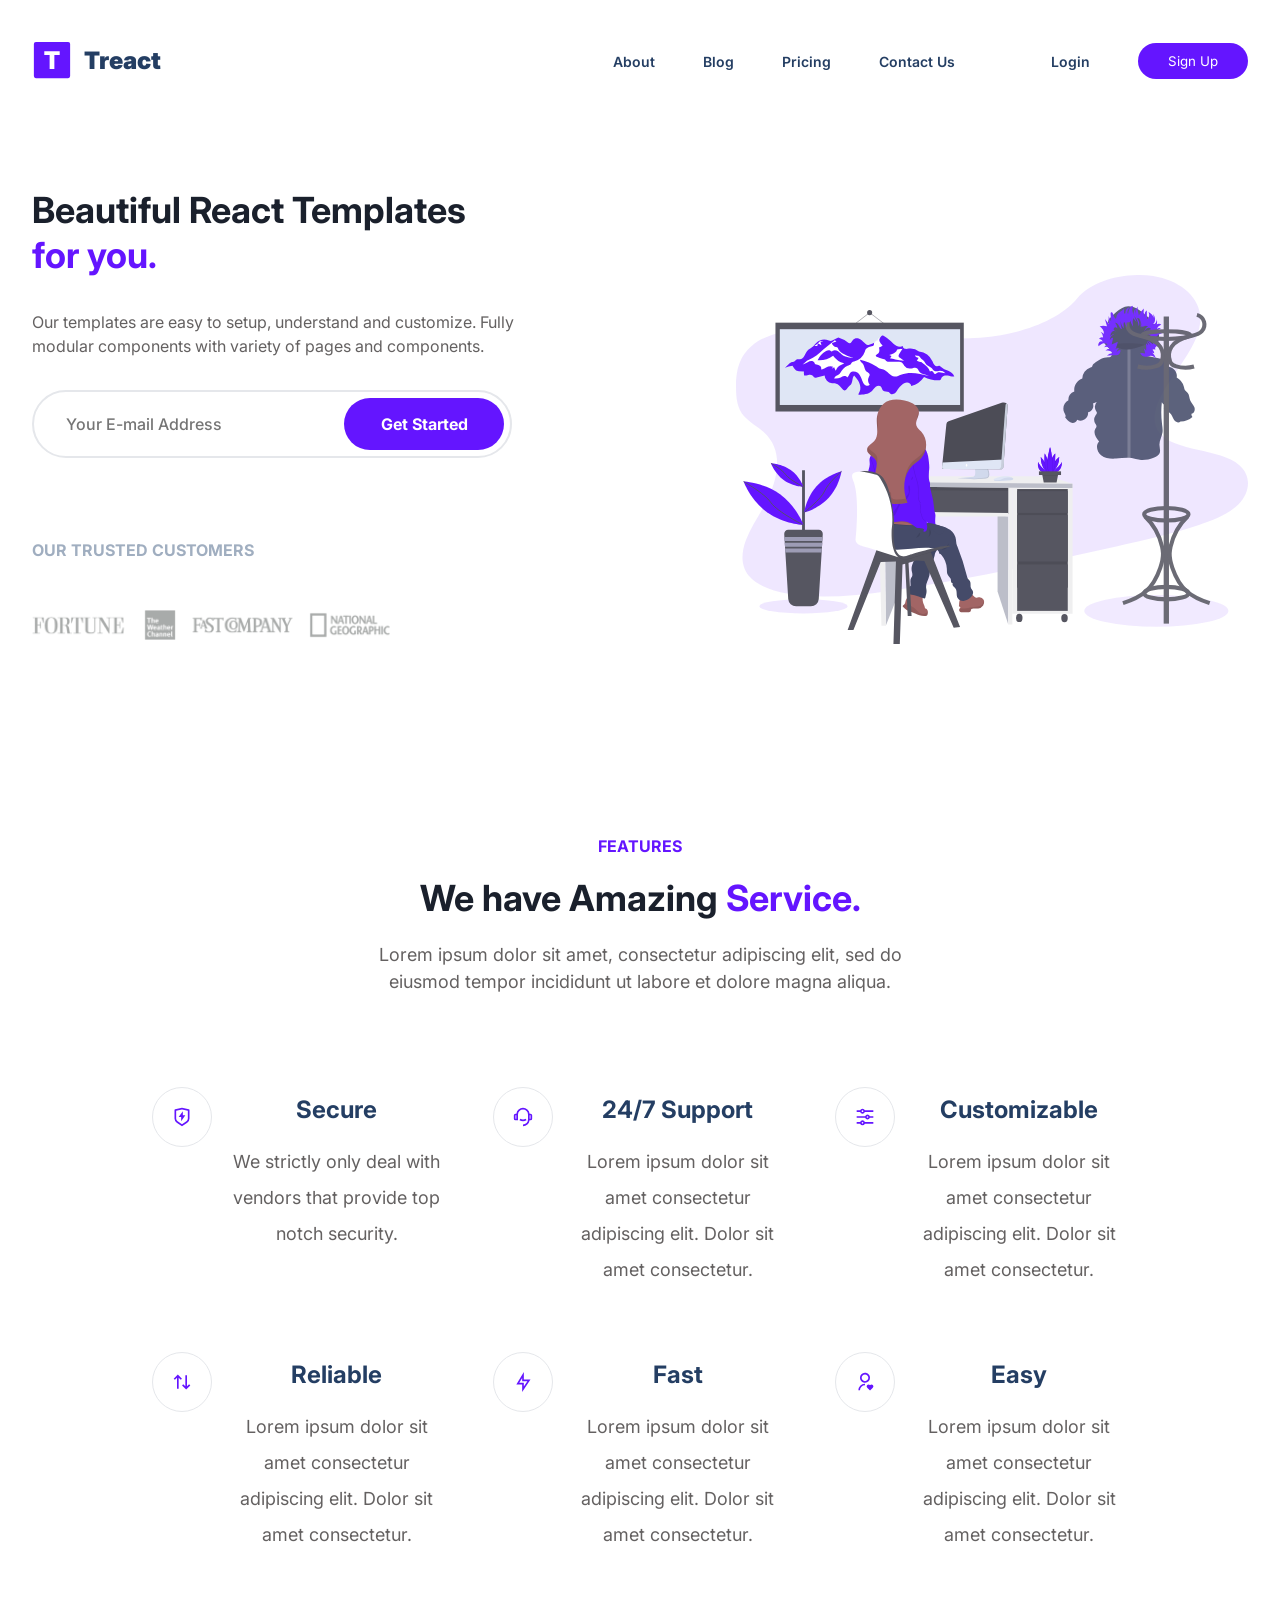
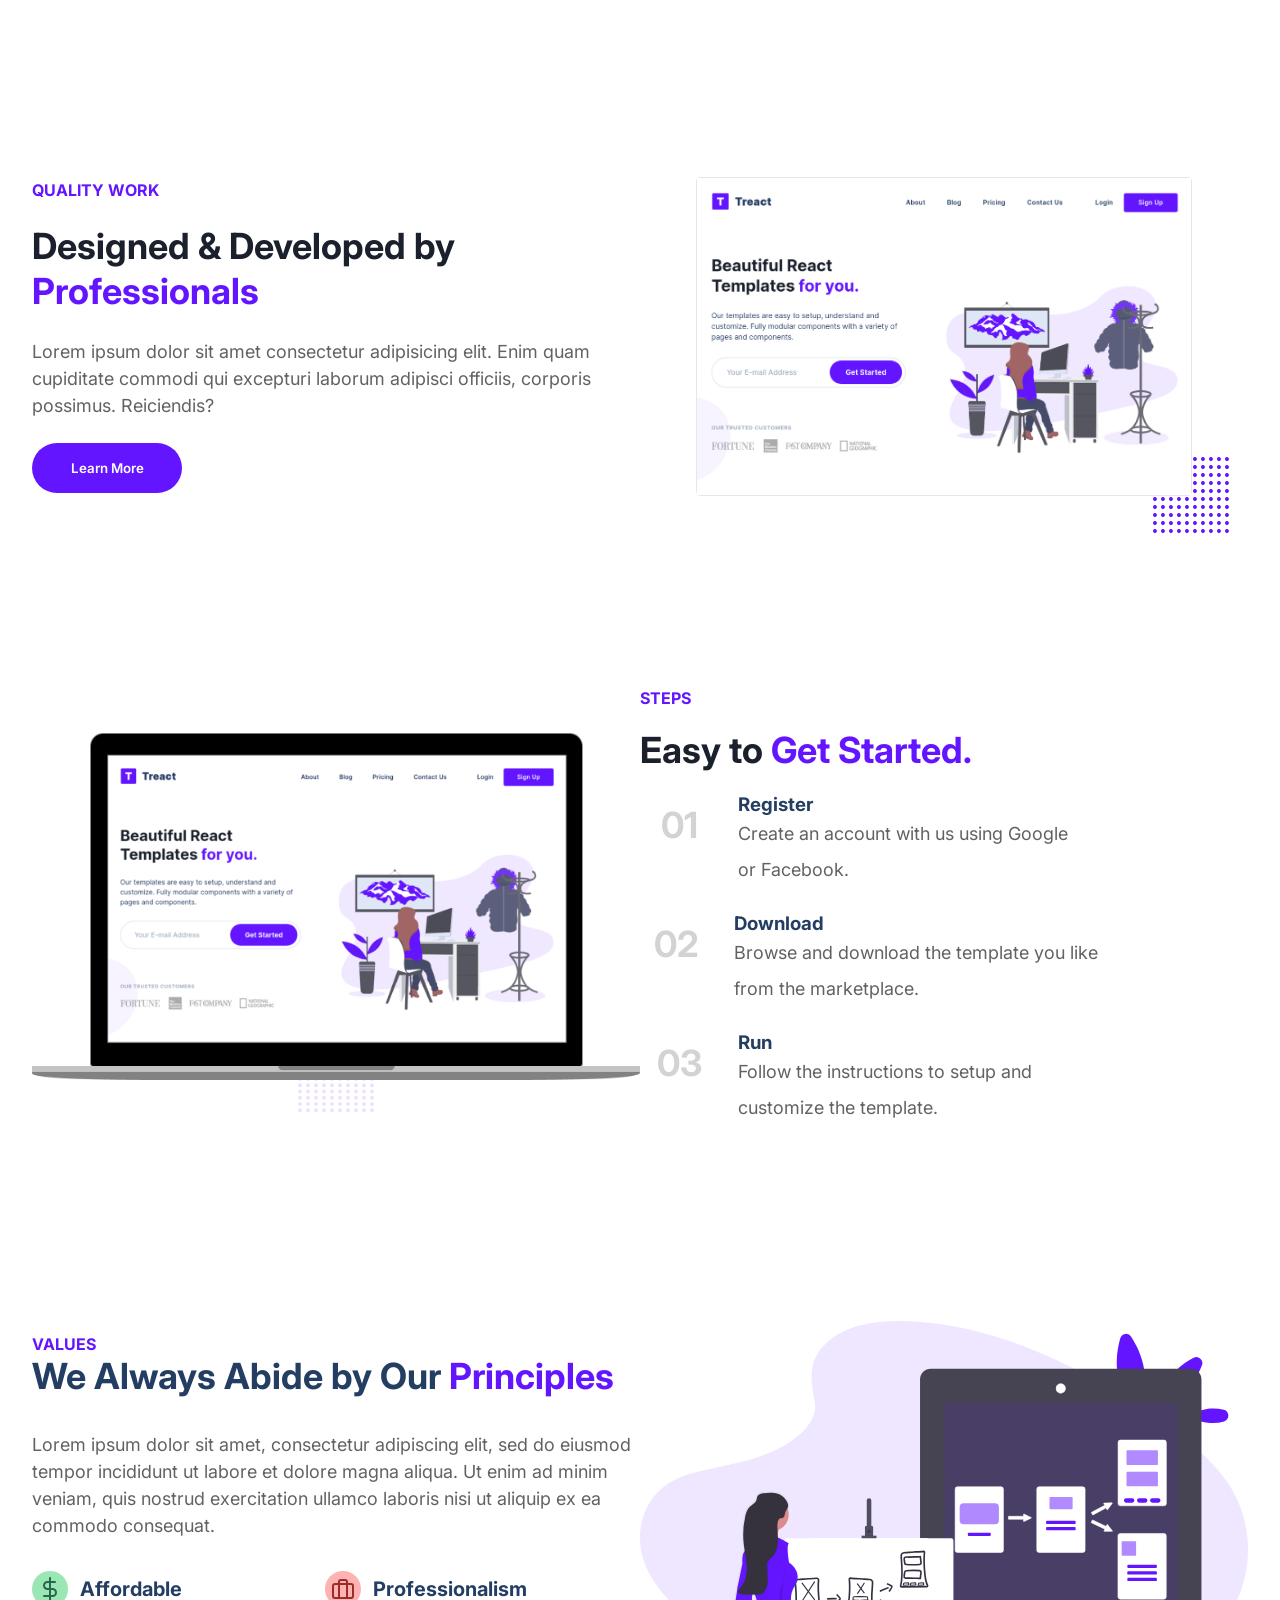
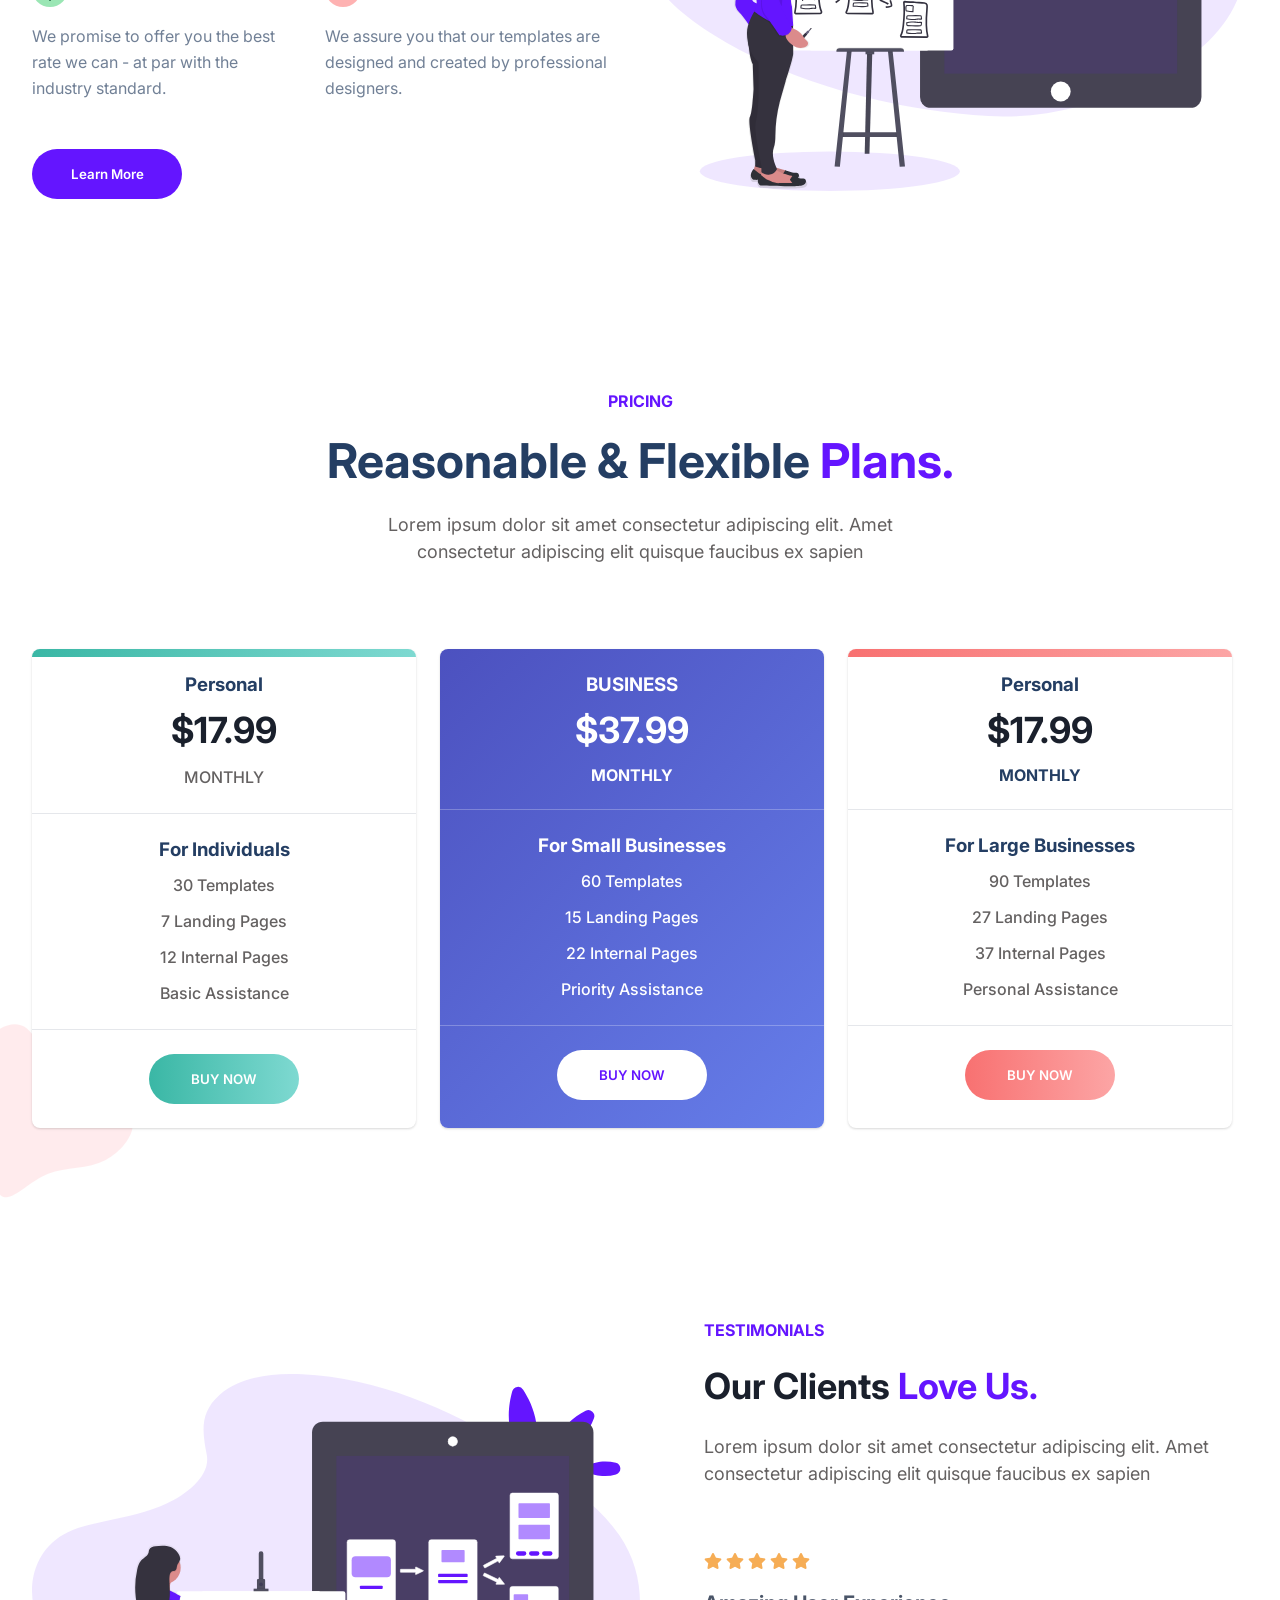
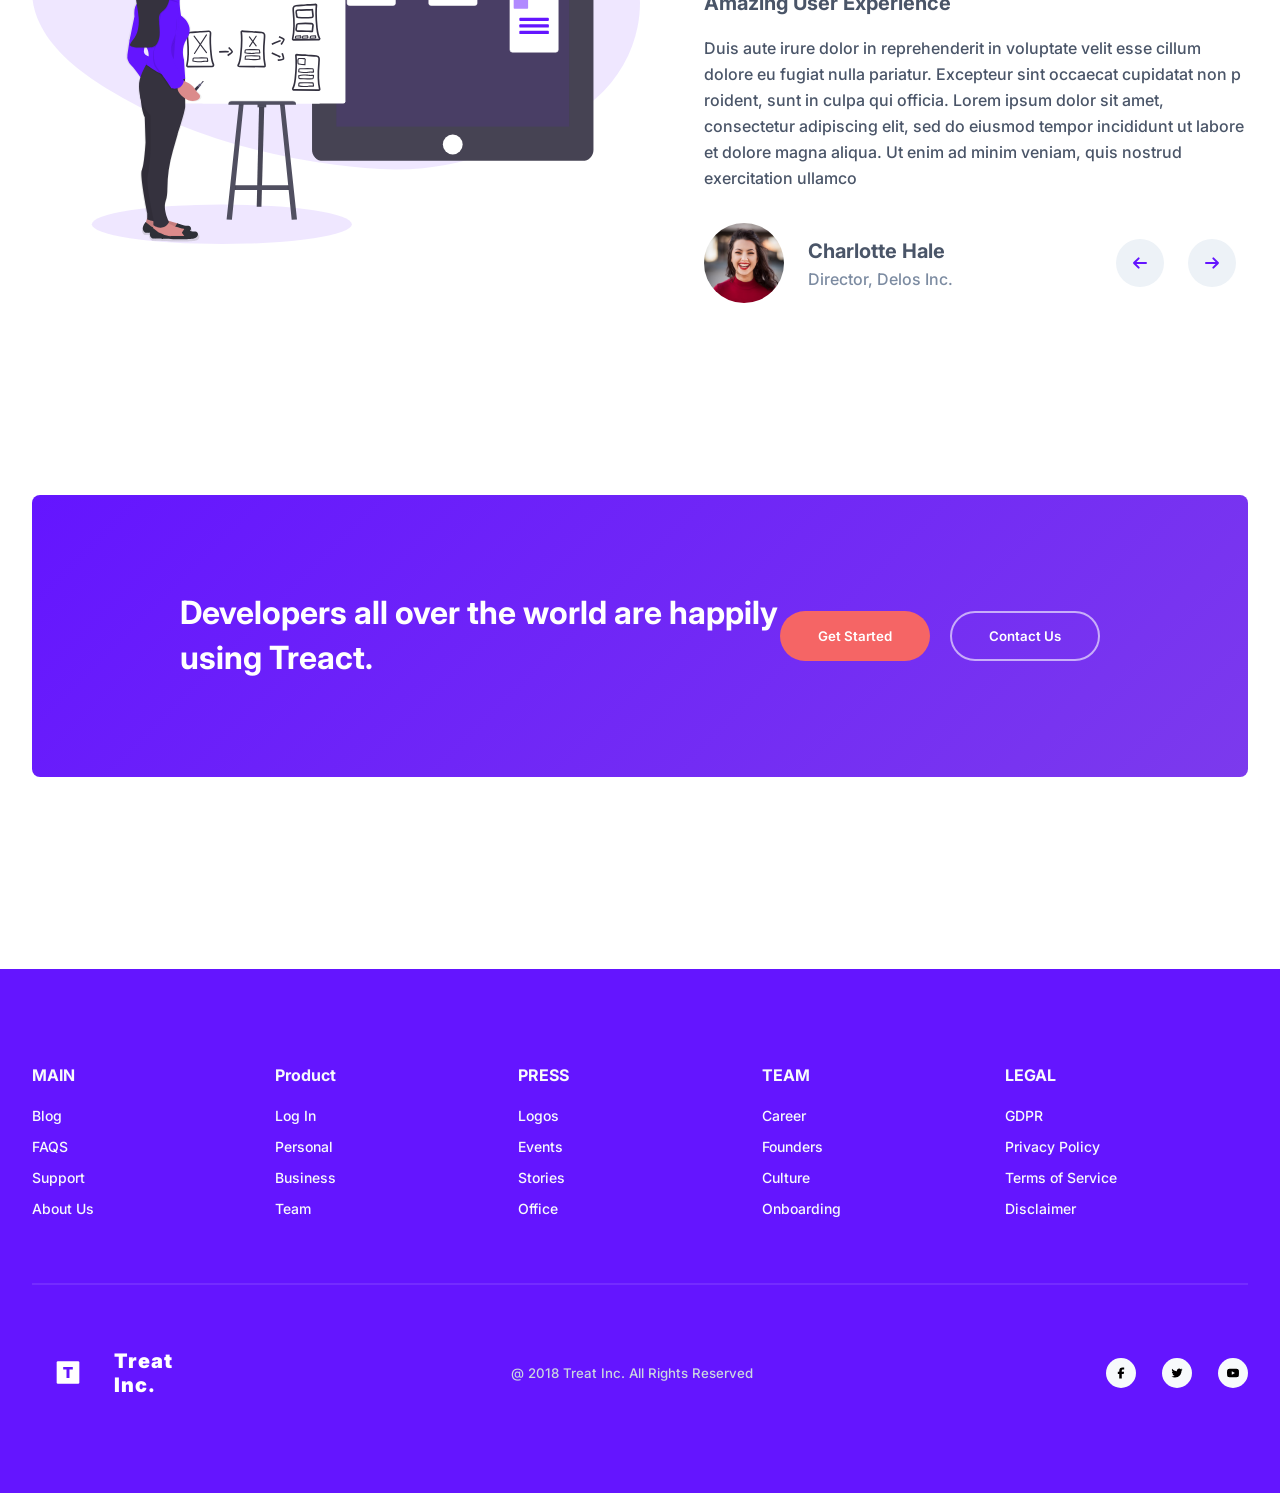
<file: index.html>
<!doctype html>
<html lang="en">
  <head>
    <meta charset="UTF-8" />
    <meta http-equiv="X-UA-Compatible" content="IE=edge" />
    <meta name="viewport" content="width=device-width, initial-scale=1.0" />
    <title>Document</title>
    <link rel="stylesheet" href="style.css" />
    <link
      rel="stylesheet"
      href="https://pro.fontawesome.com/releases/v5.10.0/css/all.css"
      integrity="sha384-AYmEC3Yw5cVb3ZcuHtOA93w35dYTsvhLPVnYs9eStHfGJvOvKxVfELGroGkvsg+p"
      crossorigin="anonymous"
    />
    <script src="script.js"></script>
  </head>

  <body>
    <section id="landing">
      <nav>
        <div class="row nav__row">
          <div class="nav__logo">
            <img
              src="./assets/navLogo.svg"
              alt="TreactLogo"
            />
            <div class = "nav__logo__title">
                Treact
            </div>
          </div>
          <ul class="nav__links">
            <li><a href="#">About</a></li>
            <li><a href="#">Blog</a></li>
            <li><a href="#">Pricing</a></li>
            <li><a href="#">Contact Us</a></li>
            <li><a href="#" class="login">Login</a></li>
            <li><button class="signup">Sign Up</button></li>
        </ul>
          <button class="btn__menu" onclick="openMenu()">
            <svg
              xmlns="http://www.w3.org/2000/svg"
              width="24"
              height="24"
              viewBox="0 0 24 24"
              fill="none"
              stroke="currentColor"
              stroke-width="2"
              stroke-linecap="round"
              stroke-linejoin="round"
              class="btn__menu--svg"
            >
              <line x1="3" y1="12" x2="21" y2="12"></line>
              <line x1="3" y1="6" x2="21" y2="6"></line>
              <line x1="3" y1="18" x2="21" y2="18"></line>
            </svg>
          </button>
        </div>
      </nav>
      <div class="modal">
        <button class="btn__menu btn__menu--close" onclick="closeMenu()">
          <svg
            xmlns="http://www.w3.org/2000/svg"
            width="24"
            height="24"
            viewBox="0 0 24 24"
            fill="none"
            stroke="currentColor"
            stroke-width="2"
            stroke-linecap="round"
            stroke-linejoin="round"
            class="light___StyledCloseIcon-lj69nl-14 fASujC"
          >
            <line x1="18" y1="6" x2="6" y2="18"></line>
            <line x1="6" y1="6" x2="18" y2="18"></line>
          </svg>
        </button>
        <div class="modal__links">
          <a href = "#about" class="modal__link" onclick="closeMenu()">About</a>
          <a href = "#blog" class="modal__link" onclick="closeMenu()">Blog</a>
          <a href = "#pricing" class="modal__link" onclick="closeMenu()">Pricing</a>
          <a href = "#contactus" class="modal__link" onclick="closeMenu()">Contact Us</a>
          <a href = "#login" class="modal__link" onclick="closeMenu()">Login</a>
          <a href = "#signup" class="modal__link modal__link--primary" onclick="closeMenu()">Sign Up</a>
        </div>
      </div>
      <header>
        <div class="container">
          <div class="row">
            <div class="header__info">
              <h1>
                Beautiful React Templates
                <span class="purple">for you.</span>
              </h1>
              <p>
                Our templates are easy to setup, understand and customize. Fully
                modular components with variety of pages and components.
              </p>
              <form class="email__form" action="email-form">
                <input
                  type="email"
                  placeholder="Your E-mail Address"
                  required
                />
                <button type="submit">Get Started</button>
              </form>
              <div class="trusted__customers">
                <p>OUR TRUSTED CUSTOMERS</p>
                <img src="./assets/customersLogos.png" alt="customersLogos" />
              </div>
            </div>
            <div class="header__image">
              <img src="./assets/headerImage.svg" alt="headerImage" />
            </div>
          </div>
        </div>
      </header>
    </section>
    <main>
      <section id="features">
        <div class="container">
          <div class="row__narrow">
            <h4 class="purple">FEATURES</p>
            <h1>We have Amazing <span class="purple">Service.</span></h1>
            <p class="service__paragraph">
              Lorem ipsum dolor sit amet, consectetur adipiscing elit, sed do
              eiusmod tempor incididunt ut labore et dolore magna aliqua.
            </p>
            <ul class="feature__list">
              <li class="feature">
                <div class="border__circle">
                  <img
                    src="assets/secureLogo.svg"
                    alt="secureLogo"
                    class="service__logo"
                  />
                </div>
                <div class="feature__description">
                  <h2 class="feature__title">Secure</h3>
                  <p>
                    We strictly only deal with vendors that provide top notch
                    security.
                  </p>
                </div>
              </li>

              <li class="feature">
                <div class="border__circle">
                  <img
                    src="assets/supportLogo.svg"
                    alt="supportLogo"
                    class="service__logo"
                  />
                </div>
                <div class="feature__description">
                  <h2 class="feature__title">24/7 Support</h3>
                  <p>
                    Lorem ipsum dolor sit amet consectetur adipiscing elit.
                    Dolor sit amet consectetur.
                  </p>
                </div>
              </li>

              <li class="feature">
                <div class="border__circle">
                  <img
                    src="assets/customizableLogo.svg"
                    alt="customizableLogo"
                  />
                </div>
                <div class="feature__description">
                  <h2 class="feature__title">Customizable</h3>
                  <p>
                    Lorem ipsum dolor sit amet consectetur adipiscing elit.
                    Dolor sit amet consectetur.
                  </p>
                </div>
              </li>

              <li class="feature">
                <div class="border__circle">
                  <img
                    src="assets/reliableLogo.svg"
                    alt="reliableLogo"
                    class="service__logo"
                  />
                </div>

                <div class="feature__description">
                  <h2 class="feature__title">Reliable</h3>
                  <p>
                    Lorem ipsum dolor sit amet consectetur adipiscing elit.
                    Dolor sit amet consectetur.
                  </p>
                </div>
              </li>

              <li class="feature">
                <div class="border__circle">
                  <img
                    src="assets/fastLogo.svg"
                    alt="fastLogo"
                    class="service__logo"
                  />
                </div>
                <div class="feature__description">
                  <h2 class="feature__title">Fast</h3>
                  <p>
                    Lorem ipsum dolor sit amet consectetur adipiscing elit.
                    Dolor sit amet consectetur.
                  </p>
                </div>
              </li>
              <li class="feature">
                <div class="border__circle">
                  <img
                    src="assets/easyLogo.svg"
                    alt="easyLogo"
                    class="service__logo"
                  />
                </div>
                <div class="feature__description">
                  <h2 class="feature__title">Easy</h3>
                  <p>
                    Lorem ipsum dolor sit amet consectetur adipiscing elit.
                    Dolor sit amet consectetur.
                  </p>
                </div>
              </li>
            </ul>
          </div>
        </div>
      </section>
      <section id="quality">
        <div class="container">
          <div class="row">
            <div class = "quality__info">
                <h4 class="purple">QUALITY WORK</p>
                <h1>Designed & Developed by <span class="purple"> Professionals</span></h1>
                <p>Lorem ipsum dolor sit amet consectetur adipisicing elit. 
                    Enim quam cupiditate commodi qui excepturi laborum adipisci officiis, 
                    corporis possimus. Reiciendis?</p>
                <button class="btn"> Learn More</button>
            </div>
            <div class="homepageImg">
                <img src="assets/homepageImg.png" alt="homepageImg">
                <svg viewBox="0 0 1280 1280" class="quality__grid">
                <path d="M55 33.5C44.5 37 35 47.6 32.8 58.3c-4.3 20.6 16.3 41.2 36.9 36.9 15.5-3.2 27.5-19 26-33.9-1.1-10.5-9-21.3-19-26.2-6.1-2.9-15.5-3.6-21.7-1.6zM183 33.5c-15.1 5-25.3 21.6-22.2 36.2 2.5 11.9 13.6 23 25.4 25.5 19.4 4.1 39.5-14.2 37.5-33.9-1.1-10.5-9-21.3-19-26.2-6.1-2.9-15.5-3.6-21.7-1.6zM311 33.5c-10.5 3.5-20 14.1-22.2 24.8-4.3 20.6 16.3 41.2 36.9 36.9 15.5-3.2 27.5-19 26-33.9-1.1-10.5-9-21.3-19-26.2-6.1-2.9-15.5-3.6-21.7-1.6zM439 33.5c-10.5 3.5-20 14.1-22.2 24.8-4.3 20.6 16.3 41.2 36.9 36.9 15.5-3.2 27.5-19 26-33.9-1.1-10.5-9-21.3-19-26.2-6.1-2.9-15.5-3.6-21.7-1.6zM567 33.5c-10.5 3.5-20 14.1-22.2 24.8-4.3 20.6 16.3 41.2 36.9 36.9 15.5-3.2 27.5-19 26-33.9-1.1-10.5-9-21.3-19-26.2-6.1-2.9-15.5-3.6-21.7-1.6zM695 33.5c-10.5 3.5-20 14.1-22.2 24.8-4.3 20.6 16.3 41.2 36.9 36.9 15.5-3.2 27.5-19 26-33.9-1.1-10.5-9-21.3-19-26.2-6.1-2.9-15.5-3.6-21.7-1.6zM823 33.5c-10.5 3.5-20 14.1-22.2 24.8-4.3 20.6 16.3 41.2 36.9 36.9 15.5-3.2 27.5-19 26-33.9-1.1-10.5-9-21.3-19-26.2-6.1-2.9-15.5-3.6-21.7-1.6zM951 33.5c-10.5 3.5-20 14.1-22.2 24.8-4.3 20.6 16.3 41.2 36.9 36.9 15.5-3.2 27.5-19 26-33.9-1.1-10.5-9-21.3-19-26.2-6.1-2.9-15.5-3.6-21.7-1.6zM1079 33.5c-10.5 3.5-20 14.1-22.2 24.8-2.5 11.7 3.2 24.4 14.2 31.9 10.7 7.4 22.9 7.5 33.7.3 17.7-11.8 20.1-33.8 5.3-48.5-8.5-8.6-20.7-11.9-31-8.5zM1207 33.5c-10.5 3.5-20 14.1-22.2 24.8-2.5 11.7 3.2 24.4 14.2 31.9 10.7 7.4 22.9 7.5 33.7.3 17.7-11.8 20.1-33.8 5.3-48.5-8.5-8.6-20.7-11.9-31-8.5zM55 161.5c-10.5 3.5-20 14.1-22.2 24.8-4.3 20.6 16.3 41.2 36.9 36.9 15.5-3.2 27.5-19 26-33.9-1.1-10.5-9-21.3-19-26.2-6.1-2.9-15.5-3.6-21.7-1.6zM183 161.5c-15.1 5-25.3 21.6-22.2 36.2 2.5 11.9 13.6 23 25.4 25.5 19.4 4.1 39.5-14.2 37.5-33.9-1.1-10.5-9-21.3-19-26.2-6.1-2.9-15.5-3.6-21.7-1.6zM311 161.5c-10.5 3.5-20 14.1-22.2 24.8-4.3 20.6 16.3 41.2 36.9 36.9 15.5-3.2 27.5-19 26-33.9-1.1-10.5-9-21.3-19-26.2-6.1-2.9-15.5-3.6-21.7-1.6zM439 161.5c-10.5 3.5-20 14.1-22.2 24.8-4.3 20.6 16.3 41.2 36.9 36.9 15.5-3.2 27.5-19 26-33.9-1.1-10.5-9-21.3-19-26.2-6.1-2.9-15.5-3.6-21.7-1.6zM567 161.5c-10.5 3.5-20 14.1-22.2 24.8-4.3 20.6 16.3 41.2 36.9 36.9 15.5-3.2 27.5-19 26-33.9-1.1-10.5-9-21.3-19-26.2-6.1-2.9-15.5-3.6-21.7-1.6zM695 161.5c-10.5 3.5-20 14.1-22.2 24.8-4.3 20.6 16.3 41.2 36.9 36.9 15.5-3.2 27.5-19 26-33.9-1.1-10.5-9-21.3-19-26.2-6.1-2.9-15.5-3.6-21.7-1.6zM823 161.5c-10.5 3.5-20 14.1-22.2 24.8-4.3 20.6 16.3 41.2 36.9 36.9 15.5-3.2 27.5-19 26-33.9-1.1-10.5-9-21.3-19-26.2-6.1-2.9-15.5-3.6-21.7-1.6zM951 161.5c-10.5 3.5-20 14.1-22.2 24.8-4.3 20.6 16.3 41.2 36.9 36.9 15.5-3.2 27.5-19 26-33.9-1.1-10.5-9-21.3-19-26.2-6.1-2.9-15.5-3.6-21.7-1.6zM1079 161.5c-10.5 3.5-20 14.1-22.2 24.8-2.5 11.7 3.2 24.4 14.2 31.9 10.7 7.4 22.9 7.5 33.7.3 17.7-11.8 20.1-33.8 5.3-48.5-8.5-8.6-20.7-11.9-31-8.5zM1207 161.5c-10.5 3.5-20 14.1-22.2 24.8-2.5 11.7 3.2 24.4 14.2 31.9 10.7 7.4 22.9 7.5 33.7.3 17.7-11.8 20.1-33.8 5.3-48.5-8.5-8.6-20.7-11.9-31-8.5zM55 289.5c-10.5 3.5-20 14.1-22.2 24.8-4.3 20.6 16.3 41.2 36.9 36.9 15.5-3.2 27.5-19 26-33.9-1.1-10.5-9-21.3-19-26.2-6.1-2.9-15.5-3.6-21.7-1.6zM183 289.5c-10.5 3.5-20 14.1-22.2 24.8-4.3 20.6 16.3 41.2 36.9 36.9 15.5-3.2 27.5-19 26-33.9-1.1-10.5-9-21.3-19-26.2-6.1-2.9-15.5-3.6-21.7-1.6zM311 289.5c-10.5 3.5-20 14.1-22.2 24.8-4.3 20.6 16.3 41.2 36.9 36.9 15.5-3.2 27.5-19 26-33.9-1.1-10.5-9-21.3-19-26.2-6.1-2.9-15.5-3.6-21.7-1.6zM439 289.5c-10.5 3.5-20 14.1-22.2 24.8-4.3 20.6 16.3 41.2 36.9 36.9 15.5-3.2 27.5-19 26-33.9-1.1-10.5-9-21.3-19-26.2-6.1-2.9-15.5-3.6-21.7-1.6zM567 289.5c-10.5 3.5-20 14.1-22.2 24.8-4.3 20.6 16.3 41.2 36.9 36.9 15.5-3.2 27.5-19 26-33.9-1.1-10.5-9-21.3-19-26.2-6.1-2.9-15.5-3.6-21.7-1.6zM695 289.5c-10.5 3.5-20 14.1-22.2 24.8-4.3 20.6 16.3 41.2 36.9 36.9 15.5-3.2 27.5-19 26-33.9-1.1-10.5-9-21.3-19-26.2-6.1-2.9-15.5-3.6-21.7-1.6zM823 289.5c-10.5 3.5-20 14.1-22.2 24.8-4.3 20.6 16.3 41.2 36.9 36.9 15.5-3.2 27.5-19 26-33.9-1.1-10.5-9-21.3-19-26.2-6.1-2.9-15.5-3.6-21.7-1.6zM951 289.5c-10.5 3.5-20 14.1-22.2 24.8-4.3 20.6 16.3 41.2 36.9 36.9 15.5-3.2 27.5-19 26-33.9-1.1-10.5-9-21.3-19-26.2-6.1-2.9-15.5-3.6-21.7-1.6zM1079 289.5c-10.5 3.5-20 14.1-22.2 24.8-4.3 20.6 16.3 41.2 36.9 36.9 15.5-3.2 27.5-19 26-33.9-1.1-10.5-9-21.3-19-26.2-6.1-2.9-15.5-3.6-21.7-1.6zM1207 289.5c-10.5 3.5-20 14.1-22.2 24.8-4.3 20.6 16.3 41.2 36.9 36.9 15.5-3.2 27.5-19 26-33.9-1.1-10.5-9-21.3-19-26.2-6.1-2.9-15.5-3.6-21.7-1.6zM55 417.5c-10.5 3.5-20 14.1-22.2 24.8-4.3 20.6 16.3 41.2 36.9 36.9 15.5-3.2 27.5-19 26-33.9-1.1-10.5-9-21.3-19-26.2-6.1-2.9-15.5-3.6-21.7-1.6zM183 417.5c-10.5 3.5-20 14.1-22.2 24.8-4.3 20.6 16.3 41.2 36.9 36.9 15.5-3.2 27.5-19 26-33.9-1.1-10.5-9-21.3-19-26.2-6.1-2.9-15.5-3.6-21.7-1.6zM311 417.5c-10.5 3.5-20 14.1-22.2 24.8-4.3 20.6 16.3 41.2 36.9 36.9 15.5-3.2 27.5-19 26-33.9-1.1-10.5-9-21.3-19-26.2-6.1-2.9-15.5-3.6-21.7-1.6zM439 417.5c-10.5 3.5-20 14.1-22.2 24.8-4.3 20.6 16.3 41.2 36.9 36.9 15.5-3.2 27.5-19 26-33.9-1.1-10.5-9-21.3-19-26.2-6.1-2.9-15.5-3.6-21.7-1.6zM567 417.5c-10.5 3.5-20 14.1-22.2 24.8-4.3 20.6 16.3 41.2 36.9 36.9 15.5-3.2 27.5-19 26-33.9-1.1-10.5-9-21.3-19-26.2-6.1-2.9-15.5-3.6-21.7-1.6zM695 417.5c-10.5 3.5-20 14.1-22.2 24.8-4.3 20.6 16.3 41.2 36.9 36.9 15.5-3.2 27.5-19 26-33.9-1.1-10.5-9-21.3-19-26.2-6.1-2.9-15.5-3.6-21.7-1.6zM823 417.5c-10.5 3.5-20 14.1-22.2 24.8-4.3 20.6 16.3 41.2 36.9 36.9 15.5-3.2 27.5-19 26-33.9-1.1-10.5-9-21.3-19-26.2-6.1-2.9-15.5-3.6-21.7-1.6zM951 417.5c-10.5 3.5-20 14.1-22.2 24.8-4.3 20.6 16.3 41.2 36.9 36.9 15.5-3.2 27.5-19 26-33.9-1.1-10.5-9-21.3-19-26.2-6.1-2.9-15.5-3.6-21.7-1.6zM1079 417.5c-10.5 3.5-20 14.1-22.2 24.8-4.3 20.6 16.3 41.2 36.9 36.9 15.5-3.2 27.5-19 26-33.9-1.1-10.5-9-21.3-19-26.2-6.1-2.9-15.5-3.6-21.7-1.6zM1207 417.5c-10.5 3.5-20 14.1-22.2 24.8-4.3 20.6 16.3 41.2 36.9 36.9 15.5-3.2 27.5-19 26-33.9-1.1-10.5-9-21.3-19-26.2-6.1-2.9-15.5-3.6-21.7-1.6zM55 545.5c-10.5 3.5-20 14.1-22.2 24.8-4.3 20.6 16.3 41.2 36.9 36.9 15.5-3.2 27.5-19 26-33.9-1.1-10.5-9-21.3-19-26.2-6.1-2.9-15.5-3.6-21.7-1.6zM183 545.5c-10.5 3.5-20 14.1-22.2 24.8-4.3 20.6 16.3 41.2 36.9 36.9 15.5-3.2 27.5-19 26-33.9-1.1-10.5-9-21.3-19-26.2-6.1-2.9-15.5-3.6-21.7-1.6zM311 545.5c-10.5 3.5-20 14.1-22.2 24.8-4.3 20.6 16.3 41.2 36.9 36.9 15.5-3.2 27.5-19 26-33.9-1.1-10.5-9-21.3-19-26.2-6.1-2.9-15.5-3.6-21.7-1.6zM439 545.5c-10.5 3.5-20 14.1-22.2 24.8-4.3 20.6 16.3 41.2 36.9 36.9 15.5-3.2 27.5-19 26-33.9-1.1-10.5-9-21.3-19-26.2-6.1-2.9-15.5-3.6-21.7-1.6zM567 545.5c-10.5 3.5-20 14.1-22.2 24.8-4.3 20.6 16.3 41.2 36.9 36.9 15.5-3.2 27.5-19 26-33.9-1.1-10.5-9-21.3-19-26.2-6.1-2.9-15.5-3.6-21.7-1.6zM695 545.5c-10.5 3.5-20 14.1-22.2 24.8-4.3 20.6 16.3 41.2 36.9 36.9 15.5-3.2 27.5-19 26-33.9-1.1-10.5-9-21.3-19-26.2-6.1-2.9-15.5-3.6-21.7-1.6zM823 545.5c-10.5 3.5-20 14.1-22.2 24.8-4.3 20.6 16.3 41.2 36.9 36.9 15.5-3.2 27.5-19 26-33.9-1.1-10.5-9-21.3-19-26.2-6.1-2.9-15.5-3.6-21.7-1.6zM951 545.5c-10.5 3.5-20 14.1-22.2 24.8-4.3 20.6 16.3 41.2 36.9 36.9 15.5-3.2 27.5-19 26-33.9-1.1-10.5-9-21.3-19-26.2-6.1-2.9-15.5-3.6-21.7-1.6zM1079 545.5c-10.5 3.5-20 14.1-22.2 24.8-4.3 20.6 16.3 41.2 36.9 36.9 15.5-3.2 27.5-19 26-33.9-1.1-10.5-9-21.3-19-26.2-6.1-2.9-15.5-3.6-21.7-1.6zM1207 545.5c-10.5 3.5-20 14.1-22.2 24.8-4.3 20.6 16.3 41.2 36.9 36.9 15.5-3.2 27.5-19 26-33.9-1.1-10.5-9-21.3-19-26.2-6.1-2.9-15.5-3.6-21.7-1.6zM55 673.5c-10.5 3.5-20 14.1-22.2 24.8-4.3 20.6 16.3 41.2 36.9 36.9 15.5-3.2 27.5-19 26-33.9-1.1-10.5-9-21.3-19-26.2-6.1-2.9-15.5-3.6-21.7-1.6zM183 673.5c-10.5 3.5-20 14.1-22.2 24.8-4.3 20.6 16.3 41.2 36.9 36.9 15.5-3.2 27.5-19 26-33.9-1.1-10.5-9-21.3-19-26.2-6.1-2.9-15.5-3.6-21.7-1.6zM311 673.5c-10.5 3.5-20 14.1-22.2 24.8-4.3 20.6 16.3 41.2 36.9 36.9 15.5-3.2 27.5-19 26-33.9-1.1-10.5-9-21.3-19-26.2-6.1-2.9-15.5-3.6-21.7-1.6zM439 673.5c-10.5 3.5-20 14.1-22.2 24.8-4.3 20.6 16.3 41.2 36.9 36.9 15.5-3.2 27.5-19 26-33.9-1.1-10.5-9-21.3-19-26.2-6.1-2.9-15.5-3.6-21.7-1.6zM567 673.5c-10.5 3.5-20 14.1-22.2 24.8-4.3 20.6 16.3 41.2 36.9 36.9 15.5-3.2 27.5-19 26-33.9-1.1-10.5-9-21.3-19-26.2-6.1-2.9-15.5-3.6-21.7-1.6zM695 673.5c-10.5 3.5-20 14.1-22.2 24.8-4.3 20.6 16.3 41.2 36.9 36.9 15.5-3.2 27.5-19 26-33.9-1.1-10.5-9-21.3-19-26.2-6.1-2.9-15.5-3.6-21.7-1.6zM823 673.5c-10.5 3.5-20 14.1-22.2 24.8-4.3 20.6 16.3 41.2 36.9 36.9 15.5-3.2 27.5-19 26-33.9-1.1-10.5-9-21.3-19-26.2-6.1-2.9-15.5-3.6-21.7-1.6zM951 673.5c-10.5 3.5-20 14.1-22.2 24.8-4.3 20.6 16.3 41.2 36.9 36.9 15.5-3.2 27.5-19 26-33.9-1.1-10.5-9-21.3-19-26.2-6.1-2.9-15.5-3.6-21.7-1.6zM1079 673.5c-10.5 3.5-20 14.1-22.2 24.8-4.3 20.6 16.3 41.2 36.9 36.9 15.5-3.2 27.5-19 26-33.9-1.1-10.5-9-21.3-19-26.2-6.1-2.9-15.5-3.6-21.7-1.6zM1207 673.5c-10.5 3.5-20 14.1-22.2 24.8-4.3 20.6 16.3 41.2 36.9 36.9 15.5-3.2 27.5-19 26-33.9-1.1-10.5-9-21.3-19-26.2-6.1-2.9-15.5-3.6-21.7-1.6zM55 801.5c-10.5 3.5-20 14.1-22.2 24.8-4.3 20.6 16.3 41.2 36.9 36.9 15.5-3.2 27.5-19 26-33.9-1.1-10.5-9-21.3-19-26.2-6.1-2.9-15.5-3.6-21.7-1.6zM183 801.5c-10.5 3.5-20 14.1-22.2 24.8-4.3 20.6 16.3 41.2 36.9 36.9 15.5-3.2 27.5-19 26-33.9-1.1-10.5-9-21.3-19-26.2-6.1-2.9-15.5-3.6-21.7-1.6zM311 801.5c-10.5 3.5-20 14.1-22.2 24.8-2.5 11.7 3.2 24.4 14.2 31.9 10.7 7.4 22.9 7.5 33.7.3 17.7-11.8 20.1-33.8 5.3-48.5-8.5-8.6-20.7-11.9-31-8.5zM439 801.5c-10.5 3.5-20 14.1-22.2 24.8-2.5 11.7 3.2 24.4 14.2 31.9 10.7 7.4 22.9 7.5 33.7.3 17.7-11.8 20.1-33.8 5.3-48.5-8.5-8.6-20.7-11.9-31-8.5zM567 801.5c-15.1 5-25.3 21.6-22.2 36.2 2.5 11.9 13.6 23 25.5 25.5 19.3 4.1 39.4-14.2 37.4-33.9-1.1-10.5-9-21.3-19-26.2-6.1-2.9-15.5-3.6-21.7-1.6zM695 801.5c-15.1 5-25.3 21.6-22.2 36.2 2.5 11.9 13.6 23 25.5 25.5 19.3 4.1 39.4-14.2 37.4-33.9-1.1-10.5-9-21.3-19-26.2-6.1-2.9-15.5-3.6-21.7-1.6zM823 801.5c-15.1 5-25.3 21.6-22.2 36.2 2.5 11.9 13.6 23 25.5 25.5 19.3 4.1 39.4-14.2 37.4-33.9-1.1-10.5-9-21.3-19-26.2-6.1-2.9-15.5-3.6-21.7-1.6zM951 801.5c-15.1 5-25.3 21.6-22.2 36.2 2.5 11.9 13.6 23 25.5 25.5 19.3 4.1 39.4-14.2 37.4-33.9-1.1-10.5-9-21.3-19-26.2-6.1-2.9-15.5-3.6-21.7-1.6zM1079 801.5c-10.5 3.5-20 14.1-22.2 24.8-4.3 20.6 16.3 41.2 36.9 36.9 15.5-3.2 27.5-19 26-33.9-1.1-10.5-9-21.3-19-26.2-6.1-2.9-15.5-3.6-21.7-1.6zM1207 801.5c-10.5 3.5-20 14.1-22.2 24.8-4.3 20.6 16.3 41.2 36.9 36.9 15.5-3.2 27.5-19 26-33.9-1.1-10.5-9-21.3-19-26.2-6.1-2.9-15.5-3.6-21.7-1.6zM55 929.5c-10.5 3.5-20 14.1-22.2 24.8-4.3 20.6 16.3 41.2 36.9 36.9 15.5-3.2 27.5-19 26-33.9-1.1-10.5-9-21.3-19-26.2-6.1-2.9-15.5-3.6-21.7-1.6zM183 929.5c-10.5 3.5-20 14.1-22.2 24.8-4.3 20.6 16.3 41.2 36.9 36.9 15.5-3.2 27.5-19 26-33.9-1.1-10.5-9-21.3-19-26.2-6.1-2.9-15.5-3.6-21.7-1.6zM311 929.5c-10.5 3.5-20 14.1-22.2 24.8-2.5 11.7 3.2 24.4 14.2 31.9 10.7 7.4 22.9 7.5 33.7.3 17.7-11.8 20.1-33.8 5.3-48.5-8.5-8.6-20.7-11.9-31-8.5zM439 929.5c-10.5 3.5-20 14.1-22.2 24.8-2.5 11.7 3.2 24.4 14.2 31.9 10.7 7.4 22.9 7.5 33.7.3 17.7-11.8 20.1-33.8 5.3-48.5-8.5-8.6-20.7-11.9-31-8.5zM567 929.5c-15.1 5-25.3 21.6-22.2 36.2 2.5 11.9 13.6 23 25.5 25.5 19.3 4.1 39.4-14.2 37.4-33.9-1.1-10.5-9-21.3-19-26.2-6.1-2.9-15.5-3.6-21.7-1.6zM695 929.5c-15.1 5-25.3 21.6-22.2 36.2 2.5 11.9 13.6 23 25.5 25.5 19.3 4.1 39.4-14.2 37.4-33.9-1.1-10.5-9-21.3-19-26.2-6.1-2.9-15.5-3.6-21.7-1.6zM823 929.5c-15.1 5-25.3 21.6-22.2 36.2 2.5 11.9 13.6 23 25.5 25.5 19.3 4.1 39.4-14.2 37.4-33.9-1.1-10.5-9-21.3-19-26.2-6.1-2.9-15.5-3.6-21.7-1.6zM951 929.5c-15.1 5-25.3 21.6-22.2 36.2 2.5 11.9 13.6 23 25.5 25.5 19.3 4.1 39.4-14.2 37.4-33.9-1.1-10.5-9-21.3-19-26.2-6.1-2.9-15.5-3.6-21.7-1.6zM1079 929.5c-10.5 3.5-20 14.1-22.2 24.8-4.3 20.6 16.3 41.2 36.9 36.9 15.5-3.2 27.5-19 26-33.9-1.1-10.5-9-21.3-19-26.2-6.1-2.9-15.5-3.6-21.7-1.6zM1207 929.5c-10.5 3.5-20 14.1-22.2 24.8-4.3 20.6 16.3 41.2 36.9 36.9 15.5-3.2 27.5-19 26-33.9-1.1-10.5-9-21.3-19-26.2-6.1-2.9-15.5-3.6-21.7-1.6zM55 1057.5c-10.5 3.5-20 14.1-22.2 24.8-4.3 20.6 16.3 41.2 36.9 36.9 15.5-3.2 27.5-19 26-33.9-1.1-10.5-9-21.3-19-26.2-6.1-2.9-15.5-3.6-21.7-1.6zM183 1057.5c-10.5 3.5-20 14.1-22.2 24.8-4.3 20.6 16.3 41.2 36.9 36.9 15.5-3.2 27.5-19 26-33.9-1.1-10.5-9-21.3-19-26.2-6.1-2.9-15.5-3.6-21.7-1.6zM311 1057.5c-10.5 3.5-20 14.1-22.2 24.8-2.5 11.7 3.2 24.4 14.2 31.9 10.7 7.4 22.9 7.5 33.7.3 17.7-11.8 20.1-33.8 5.3-48.5-8.5-8.6-20.7-11.9-31-8.5zM439 1057.5c-10.5 3.5-20 14.1-22.2 24.8-2.5 11.7 3.2 24.4 14.2 31.9 10.7 7.4 22.9 7.5 33.7.3 17.7-11.8 20.1-33.8 5.3-48.5-8.5-8.6-20.7-11.9-31-8.5zM567 1057.5c-10.5 3.5-20 14.1-22.2 24.8-4.3 20.6 16.3 41.2 36.9 36.9 15.5-3.2 27.5-19 26-33.9-1.1-10.5-9-21.3-19-26.2-6.1-2.9-15.5-3.6-21.7-1.6zM695 1057.5c-10.5 3.5-20 14.1-22.2 24.8-4.3 20.6 16.3 41.2 36.9 36.9 15.5-3.2 27.5-19 26-33.9-1.1-10.5-9-21.3-19-26.2-6.1-2.9-15.5-3.6-21.7-1.6zM823 1057.5c-10.5 3.5-20 14.1-22.2 24.8-4.3 20.6 16.3 41.2 36.9 36.9 15.5-3.2 27.5-19 26-33.9-1.1-10.5-9-21.3-19-26.2-6.1-2.9-15.5-3.6-21.7-1.6zM951 1057.5c-10.5 3.5-20 14.1-22.2 24.8-4.3 20.6 16.3 41.2 36.9 36.9 15.5-3.2 27.5-19 26-33.9-1.1-10.5-9-21.3-19-26.2-6.1-2.9-15.5-3.6-21.7-1.6zM1079 1057.5c-10.5 3.5-20 14.1-22.2 24.8-4.3 20.6 16.3 41.2 36.9 36.9 15.5-3.2 27.5-19 26-33.9-1.1-10.5-9-21.3-19-26.2-6.1-2.9-15.5-3.6-21.7-1.6zM1207 1057.5c-10.5 3.5-20 14.1-22.2 24.8-4.3 20.6 16.3 41.2 36.9 36.9 15.5-3.2 27.5-19 26-33.9-1.1-10.5-9-21.3-19-26.2-6.1-2.9-15.5-3.6-21.7-1.6zM55 1185.5c-10.5 3.5-20 14.1-22.2 24.8-4.3 20.6 16.3 41.2 36.9 36.9 15.5-3.2 27.5-19 26-33.9-1.1-10.5-9-21.3-19-26.2-6.1-2.9-15.5-3.6-21.7-1.6zM183 1185.5c-10.5 3.5-20 14.1-22.2 24.8-4.3 20.6 16.3 41.2 36.9 36.9 15.5-3.2 27.5-19 26-33.9-1.1-10.5-9-21.3-19-26.2-6.1-2.9-15.5-3.6-21.7-1.6zM311 1185.5c-10.5 3.5-20 14.1-22.2 24.8-4.3 20.6 16.3 41.2 36.9 36.9 15.5-3.2 27.5-19 26-33.9-1.1-10.5-9-21.3-19-26.2-6.1-2.9-15.5-3.6-21.7-1.6zM439 1185.5c-10.5 3.5-20 14.1-22.2 24.8-4.3 20.6 16.3 41.2 36.9 36.9 15.5-3.2 27.5-19 26-33.9-1.1-10.5-9-21.3-19-26.2-6.1-2.9-15.5-3.6-21.7-1.6zM567 1185.5c-10.5 3.5-20 14.1-22.2 24.8-4.3 20.6 16.3 41.2 36.9 36.9 15.5-3.2 27.5-19 26-33.9-1.1-10.5-9-21.3-19-26.2-6.1-2.9-15.5-3.6-21.7-1.6zM695 1185.5c-10.5 3.5-20 14.1-22.2 24.8-4.3 20.6 16.3 41.2 36.9 36.9 15.5-3.2 27.5-19 26-33.9-1.1-10.5-9-21.3-19-26.2-6.1-2.9-15.5-3.6-21.7-1.6zM823 1185.5c-10.5 3.5-20 14.1-22.2 24.8-4.3 20.6 16.3 41.2 36.9 36.9 15.5-3.2 27.5-19 26-33.9-1.1-10.5-9-21.3-19-26.2-6.1-2.9-15.5-3.6-21.7-1.6zM951 1185.5c-10.5 3.5-20 14.1-22.2 24.8-4.3 20.6 16.3 41.2 36.9 36.9 15.5-3.2 27.5-19 26-33.9-1.1-10.5-9-21.3-19-26.2-6.1-2.9-15.5-3.6-21.7-1.6zM1079 1185.5c-10.5 3.5-20 14.1-22.2 24.8-4.3 20.6 16.3 41.2 36.9 36.9 15.5-3.2 27.5-19 26-33.9-1.1-10.5-9-21.3-19-26.2-6.1-2.9-15.5-3.6-21.7-1.6zM1207 1185.5c-10.5 3.5-20 14.1-22.2 24.8-4.3 20.6 16.3 41.2 36.9 36.9 15.5-3.2 27.5-19 26-33.9-1.1-10.5-9-21.3-19-26.2-6.1-2.9-15.5-3.6-21.7-1.6z"></path>
              </svg>
            </div>
            </div>
        </div>
      </section>
      <section id="steps">
        <div class="container">
          <div class="row">
            <div class = "homepageImgv2">
                <img src="assets/homepageImgv2.png" alt="homepageImgv2">
                <svg viewBox="0 0 1280 1280" class="steps__grid" xmlns="http://www.w3.org/2000/svg">
                <defs>
                  <path id="line-of-balls" d="M55 33.5C44.5 37 35 47.6 32.8 58.3c-4.3 20.6 16.3 41.2 36.9 36.9 15.5-3.2 27.5-19 26-33.9-1.1-10.5-9-21.3-19-26.2-6.1-2.9-15.5-3.6-21.7-1.6zM183 33.5c-15.1 5-25.3 21.6-22.2 36.2 2.5 11.9 13.6 23 25.4 25.5 19.4 4.1 39.5-14.2 37.5-33.9-1.1-10.5-9-21.3-19-26.2-6.1-2.9-15.5-3.6-21.7-1.6zM311 33.5c-10.5 3.5-20 14.1-22.2 24.8-4.3 20.6 16.3 41.2 36.9 36.9 15.5-3.2 27.5-19 26-33.9-1.1-10.5-9-21.3-19-26.2-6.1-2.9-15.5-3.6-21.7-1.6zM439 33.5c-10.5 3.5-20 14.1-22.2 24.8-4.3 20.6 16.3 41.2 36.9 36.9 15.5-3.2 27.5-19 26-33.9-1.1-10.5-9-21.3-19-26.2-6.1-2.9-15.5-3.6-21.7-1.6zM567 33.5c-10.5 3.5-20 14.1-22.2 24.8-4.3 20.6 16.3 41.2 36.9 36.9 15.5-3.2 27.5-19 26-33.9-1.1-10.5-9-21.3-19-26.2-6.1-2.9-15.5-3.6-21.7-1.6zM695 33.5c-10.5 3.5-20 14.1-22.2 24.8-4.3 20.6 16.3 41.2 36.9 36.9 15.5-3.2 27.5-19 26-33.9-1.1-10.5-9-21.3-19-26.2-6.1-2.9-15.5-3.6-21.7-1.6zM823 33.5c-10.5 3.5-20 14.1-22.2 24.8-4.3 20.6 16.3 41.2 36.9 36.9 15.5-3.2 27.5-19 26-33.9-1.1-10.5-9-21.3-19-26.2-6.1-2.9-15.5-3.6-21.7-1.6zM951 33.5c-10.5 3.5-20 14.1-22.2 24.8-4.3 20.6 16.3 41.2 36.9 36.9 15.5-3.2 27.5-19 26-33.9-1.1-10.5-9-21.3-19-26.2-6.1-2.9-15.5-3.6-21.7-1.6zM1079 33.5c-10.5 3.5-20 14.1-22.2 24.8-2.5 11.7 3.2 24.4 14.2 31.9 10.7 7.4 22.9 7.5 33.7.3 17.7-11.8 20.1-33.8 5.3-48.5-8.5-8.6-20.7-11.9-31-8.5zM1207 33.5c-10.5 3.5-20 14.1-22.2 24.8-2.5 11.7 3.2 24.4 14.2 31.9 10.7 7.4 22.9 7.5 33.7.3 17.7-11.8 20.1-33.8 5.3-48.5-8.5-8.6-20.7-11.9-31-8.5z"></path>
                </defs>

                <!-- Repeat the line 10 times with vertical spacing -->
                <g fill="rgba(100, 21, 255, 0.15)">
                  <use href="#line-of-balls" transform="translate(0, 0)"></use>
                  <use href="#line-of-balls" transform="translate(0, 100)"></use>
                  <use href="#line-of-balls" transform="translate(0, 200)"></use>
                  <use href="#line-of-balls" transform="translate(0, 300)"></use>
                  <use href="#line-of-balls" transform="translate(0, 400)"></use>
                  <use href="#line-of-balls" transform="translate(0, 500)"></use>
                  <use href="#line-of-balls" transform="translate(0, 600)"></use>
                  <use href="#line-of-balls" transform="translate(0, 700)"></use>
                  <use href="#line-of-balls" transform="translate(0, 800)"></use>
                  <use href="#line-of-balls" transform="translate(0, 900)"></use>
                </g>
              </svg>
            </div>
            <div class = "steps__info">
                <h4 class="purple">STEPS</h1>
                <h1>Easy to <span class="purple">Get Started.</span></h1>
                <ol class="steps__list">
                    <li class="step">
                        <h1>01</h1>
                        <div class="step__direction">
                            <h3>Register</h3>
                            <p>Create an account with us using Google or Facebook.</p>
                        </div>
                    </li>

                    <li class="step">
                        <h1>02</h1>
                        <div class="step__direction">
                            <h3>Download</h3>
                            <p>Browse and download the template you like from the marketplace.</p>
                        </div>
                    </li>

                    <li class="step">
                        <h1>03</h1>
                        <div class="step__direction">
                            <h3>Run</h3>
                            <p>Follow the instructions to setup and customize the template.</p>
                        </div>
                    </li>
                </ol>
            </div>
            </div>
          </div>
        </div>
      </section>
      <section id="values">
        <div class="container">
          <div class="row">
            <div class = "values__description">
                <div class="values-title">
                <h4 class="purple">VALUES</h4>
                <h1><strong>We Always Abide by Our <span class="purple">Principles</span></strong></h1>
            </div>
                <div class="values__paragraph">
                <p>Lorem ipsum dolor sit amet, consectetur adipiscing elit, sed do eiusmod tempor incididunt ut labore 
                    et dolore magna aliqua. Ut enim ad minim veniam, quis nostrud exercitation ullamco laboris nisi ut 
                    aliquip ex ea commodo consequat.</p>
            </div>
                <div class="values__list">
                    <div class="value">
                    <div class="value__title">
                        <figure class="value__img--wrapper">
                        <svg xmlns="http://www.w3.org/2000/svg" width="24" height="24" viewBox="0 0 24 24" fill="none" stroke="rgba(39, 103, 73, 1)" stroke-width="2" stroke-linecap="round" stroke-linejoin="round" class="value__img">
                            <line x1="12" y1="1" x2="12" y2="23"></line>
                            <path d="M17 5H9.5a3.5 3.5 0 0 0 0 7h5a3.5 3.5 0 0 1 0 7H6"></path>
                        </svg>
                        </figure>
                        <div class="value__name">Affordable</div>
                    </div>
                    <div class="value__para">
                        We promise to offer you the best rate we can - at par with
                        the industry standard.
                    </div>
                    </div>
                    <div class="value">
                    <div class="value__title">
                        <figure class="value__img--wrapper">
                        <svg xmlns="http://www.w3.org/2000/svg" width="24" height="24" viewBox="0 0 24 24" fill="none" stroke="rgba(155, 44, 44, 1)" stroke-width="2" stroke-linecap="round" stroke-linejoin="round" class="value__img">
                            <rect x="2" y="7" width="20" height="14" rx="2" ry="2"></rect>
                            <path d="M16 21V5a2 2 0 0 0-2-2h-4a2 2 0 0 0-2 2v16"></path>
                        </svg>
                        </figure>
                        <div class="value__name">Professionalism</div>
                    </div>
                    <div class="value__para">
                        We assure you that our templates are designed and created by
                        professional designers.
                    </div>
                    </div>
                </div>
                <button class="btn">Learn More</button>
            </div>
            <div class="valuesImg">
                <img src="assets/valuesImg.svg" alt="valuesImg">
            </div>
        </div>
      </section>
      <section id="pricing">
        <div class="container">
          <div class="row">
            <div class = "price__description">
                <h4 class="purple">PRICING</h4>
                <h1><strong>Reasonable & Flexible <span class="purple">Plans.</span></strong></h1>
                <p>Lorem ipsum dolor sit amet consectetur adipiscing elit. Amet consectetur 
                    adipiscing elit quisque faucibus ex sapien</p>
            </div>
            <ul class="plans">
                <li class = "plan">
                    <div class="plan__top"></div>
                    <div class = "plan__section">
                        <h3>Personal</h4>
                        <h1>$17.99</h1>
                        <p>MONTHLY</p>
                    </div>
                    <div class = "plan__section">
                        <h3>For Individuals</h4>
                        <p>30 Templates</p>
                        <p>7 Landing Pages</p>
                        <p>12 Internal Pages</p>
                        <p>Basic Assistance</p>
                    </div>
                    <div class="plan__bottom">
                        <button>BUY NOW</button>
                    </div>
                </li>
                <li class = "plan plan__business">
                    <div class = "plan__section">
                        <h3>BUSINESS</h4>
                        <h1>$37.99</h1>
                        <h4>MONTHLY</h4>
                    </div>
                    <div class = "plan__section">
                        <h3>For Small Businesses</h4>
                        <p>60 Templates</p>
                        <p>15 Landing Pages</p>
                        <p>22 Internal Pages</p>
                        <p>Priority Assistance</p>
                    </div>
                    <div class="plan__bottom">
                        <button>BUY NOW</button>
                    </div>
                </li>
                <li class = "plan plan__enterprise">
                    <div class = "plan__section">
                        <h3>Personal</h4>
                        <h1>$17.99</h1>
                        <h4>MONTHLY</h4>
                    </div>
                    <div class = "plan__section">
                        <h3>For Large Businesses</h4>
                        <p>90 Templates</p>
                        <p>27 Landing Pages</p>
                        <p>37 Internal Pages</p>
                        <p>Personal Assistance</p>
                    </div>
                    <div class="plan__bottom">
                        <button>BUY NOW</button>
                    </div>

                </li>
                <svg width="600" height="600" viewBox="0 0 600 600" xmlns="http://www.w3.org/2000/svg" class="plans__blob">
                <g transform="translate(300,300)">
                  <path d="M82,-98.3C129.8,-57.7,208.2,-54.1,229.6,-26.6C251.1,1,215.6,52.5,172.9,74.9C130.2,97.2,80.3,90.4,37.8,107.5C-4.8,124.7,-40,165.7,-63.3,162.3C-86.5,158.8,-97.8,110.9,-109.3,72.2C-120.7,33.5,-132.2,4.1,-140.1,-37.4C-147.9,-79,-152.1,-132.6,-128.1,-177.3C-104.1,-222.1,-52.1,-258,-17.5,-237.2C17.1,-216.4,34.3,-138.9,82,-98.3Z" fill="#FFB4BC"></path>
                </g>
              </svg>
            </ul>
            
          </div>
        </div>
      </section>
      <section id="testimonials">
        <div class="container">
          <div class="row">
            <div class = "testimonialsImg">
                <img src="assets/testimonialsImg.svg" alt="testimonialsImg">
            </div>
            <div class="testimonials__info">
                <h4 class="purple">TESTIMONIALS</h4>
                <h1>Our Clients <span class="purple">Love Us.</span></h1>
                <p>Lorem ipsum dolor sit amet consectetur adipiscing elit. Amet consectetur 
                    adipiscing elit quisque faucibus ex sapien</p>
                <div class="testimonial">
                    <div class="rating">
                        <i class="fas fa-star" aria-hidden="true"></i>
                        <i class="fas fa-star" aria-hidden="true"></i>
                        <i class="fas fa-star" aria-hidden="true"></i>
                        <i class="fas fa-star" aria-hidden="true"></i>
                        <i class="fas fa-star" aria-hidden="true"></i>
                    </div>
                    <h3 class="testimonial__title">
                        Amazing User Experience
                    </h3>
                    <p class="testimonial__para">
                        Duis aute irure dolor in reprehenderit in voluptate velit esse cillum dolore eu fugiat nulla pariatur. Excepteur sint occaecat cupidatat non p
                        roident, sunt in culpa qui officia. Lorem ipsum dolor sit amet, 
                        consectetur adipiscing elit, sed do eiusmod tempor incididunt ut labore et dolore magna aliqua. Ut enim ad minim veniam, quis nostrud exercitation ullamco
                    </p>
                    <div class="testimonial__bottom">
                        <div class="testimonial__profile">
                            <img src="assets/testimonialPerson.avif" alt="testimonialProfile" class = "testimonial__img">
                            <div class="testimonial__details">
                                <div class="testimonial__name">
                                    Charlotte Hale
                                </div>
                                <div class="testimonial__role">
                                    Director, Delos Inc.
                                </div>
                            </div>
                        </div>
                       
                        <div class="testimonial__buttons">
                            <button class="testimonial__button">
                            <svg fill="none" stroke="rgb(100,21,255)" stroke-linecap="round" stroke-linejoin="round" stroke-width="3" viewBox="0 0 24 24">
                                <path d="M10 19l-7-7m0 0l7-7m-7 7h18"></path>
                            </svg>
                            </button>
                            <div class="divider"></div>
                            <button class="testimonial__button">
                            <svg fill="none" stroke="rgb(100,21,255)" stroke-linecap="round" stroke-linejoin="round" stroke-width="3" viewBox="0 0 24 24">
                                <path d="M14 5l7 7m0 0l-7 7m7-7H3"></path>
                            </svg>
                            </button>
                        </div>
                    </div>

                </div>
            </div>
          </div>
        </div>
      </section>
        <section id="start">
            <div class="container">
                <div class="row">
                    <div class="call__section">
                        <div class="start__row">
                            <h1>Developers all over the world are happily using Treact.</h1>
                            <div class="call__buttons">
                                <button class="btn btn__getstarted">Get Started</button>
                                <button class="btn btn__contactus">Contact Us</button>
                            </div>
                        </div>
                    </div>
                </div>
            </div>
        </section>
    </main>
    <footer>
      <div class="row footer__row">
        <ul class="links">
            <li class = "link">
                <h4>MAIN</h4>
                <h5>Blog</h5>
                <h5>FAQS</h5>
                <h5>Support</h5>
                <h5>About Us</h5>
            </li>
            <li class = "link">
                <h4>Product</h4>
                <h5>Log In</h5>
                <h5>Personal</h5>
                <h5>Business</h5>
                <h5>Team</h5>
            </li>
            <li class = "link">
                <h4>PRESS</h4>
                <h5>Logos</h5>
                <h5>Events</h5>
                <h5>Stories</h5>
                <h5>Office</h5>
            </li>
            <li class = "link">
                <h4>TEAM</h4>
                <h5>Career</h5>
                <h5>Founders</h5>
                <h5>Culture</h5>
                <h5>Onboarding</h5>
            </li>
            <li class = "link">
                <h4>LEGAL</h4>
                <h5>GDPR</h5>
                <h5>Privacy Policy</h5>
                <h5>Terms of Service</h5>
                <h5>Disclaimer</h5>
            </li>
        </ul>
        <div class="footer__divider"></div>
        <div class="footer__info">
            <div class="treatInc">
                <img src="assets/footerLogo.svg" alt="footerLogo">
                <h3>Treat Inc.</h3>
            </div>
            <h5>@ 2018 Treat Inc. All Rights Reserved</h5>
            <div class="socialMediaLogos">
                <svg class="social__icon" xmlns="http://www.w3.org/2000/svg" viewBox="0 0 640 640"><!--!Font Awesome Free v7.2.0 by @fontawesome - https://fontawesome.com License - https://fontawesome.com/license/free Copyright 2026 Fonticons, Inc.--><path d="M240 363.3L240 576L356 576L356 363.3L442.5 363.3L460.5 265.5L356 265.5L356 230.9C356 179.2 376.3 159.4 428.7 159.4C445 159.4 458.1 159.8 465.7 160.6L465.7 71.9C451.4 68 416.4 64 396.2 64C289.3 64 240 114.5 240 223.4L240 265.5L174 265.5L174 363.3L240 363.3z"/></svg>
                <svg class="social__icon" xmlns="http://www.w3.org/2000/svg" viewBox="0 0 640 640"><!--!Font Awesome Free v7.2.0 by @fontawesome - https://fontawesome.com License - https://fontawesome.com/license/free Copyright 2026 Fonticons, Inc.--><path d="M523.4 215.7C523.7 220.2 523.7 224.8 523.7 229.3C523.7 368 418.1 527.9 225.1 527.9C165.6 527.9 110.4 510.7 64 480.8C72.4 481.8 80.6 482.1 89.3 482.1C138.4 482.1 183.5 465.5 219.6 437.3C173.5 436.3 134.8 406.1 121.5 364.5C128 365.5 134.5 366.1 141.3 366.1C150.7 366.1 160.1 364.8 168.9 362.5C120.8 352.8 84.8 310.5 84.8 259.5L84.8 258.2C98.8 266 115 270.9 132.2 271.5C103.9 252.7 85.4 220.5 85.4 184.1C85.4 164.6 90.6 146.7 99.7 131.1C151.4 194.8 229 236.4 316.1 240.9C314.5 233.1 313.5 225 313.5 216.9C313.5 159.1 360.3 112 418.4 112C448.6 112 475.9 124.7 495.1 145.1C518.8 140.6 541.6 131.8 561.7 119.8C553.9 144.2 537.3 164.6 515.6 177.6C536.7 175.3 557.2 169.5 576 161.4C561.7 182.2 543.8 200.7 523.4 215.7z"/></svg>
                <svg class="social__icon" xmlns="http://www.w3.org/2000/svg" viewBox="0 0 640 640"><!--!Font Awesome Free v7.2.0 by @fontawesome - https://fontawesome.com License - https://fontawesome.com/license/free Copyright 2026 Fonticons, Inc.--><path d="M581.7 188.1C575.5 164.4 556.9 145.8 533.4 139.5C490.9 128 320.1 128 320.1 128C320.1 128 149.3 128 106.7 139.5C83.2 145.8 64.7 164.4 58.4 188.1C47 231 47 320.4 47 320.4C47 320.4 47 409.8 58.4 452.7C64.7 476.3 83.2 494.2 106.7 500.5C149.3 512 320.1 512 320.1 512C320.1 512 490.9 512 533.5 500.5C557 494.2 575.5 476.3 581.8 452.7C593.2 409.8 593.2 320.4 593.2 320.4C593.2 320.4 593.2 231 581.8 188.1zM264.2 401.6L264.2 239.2L406.9 320.4L264.2 401.6z"/></svg>
            </div>
        </div>
      </div>
    </footer>
  </body>
</html>
</file>
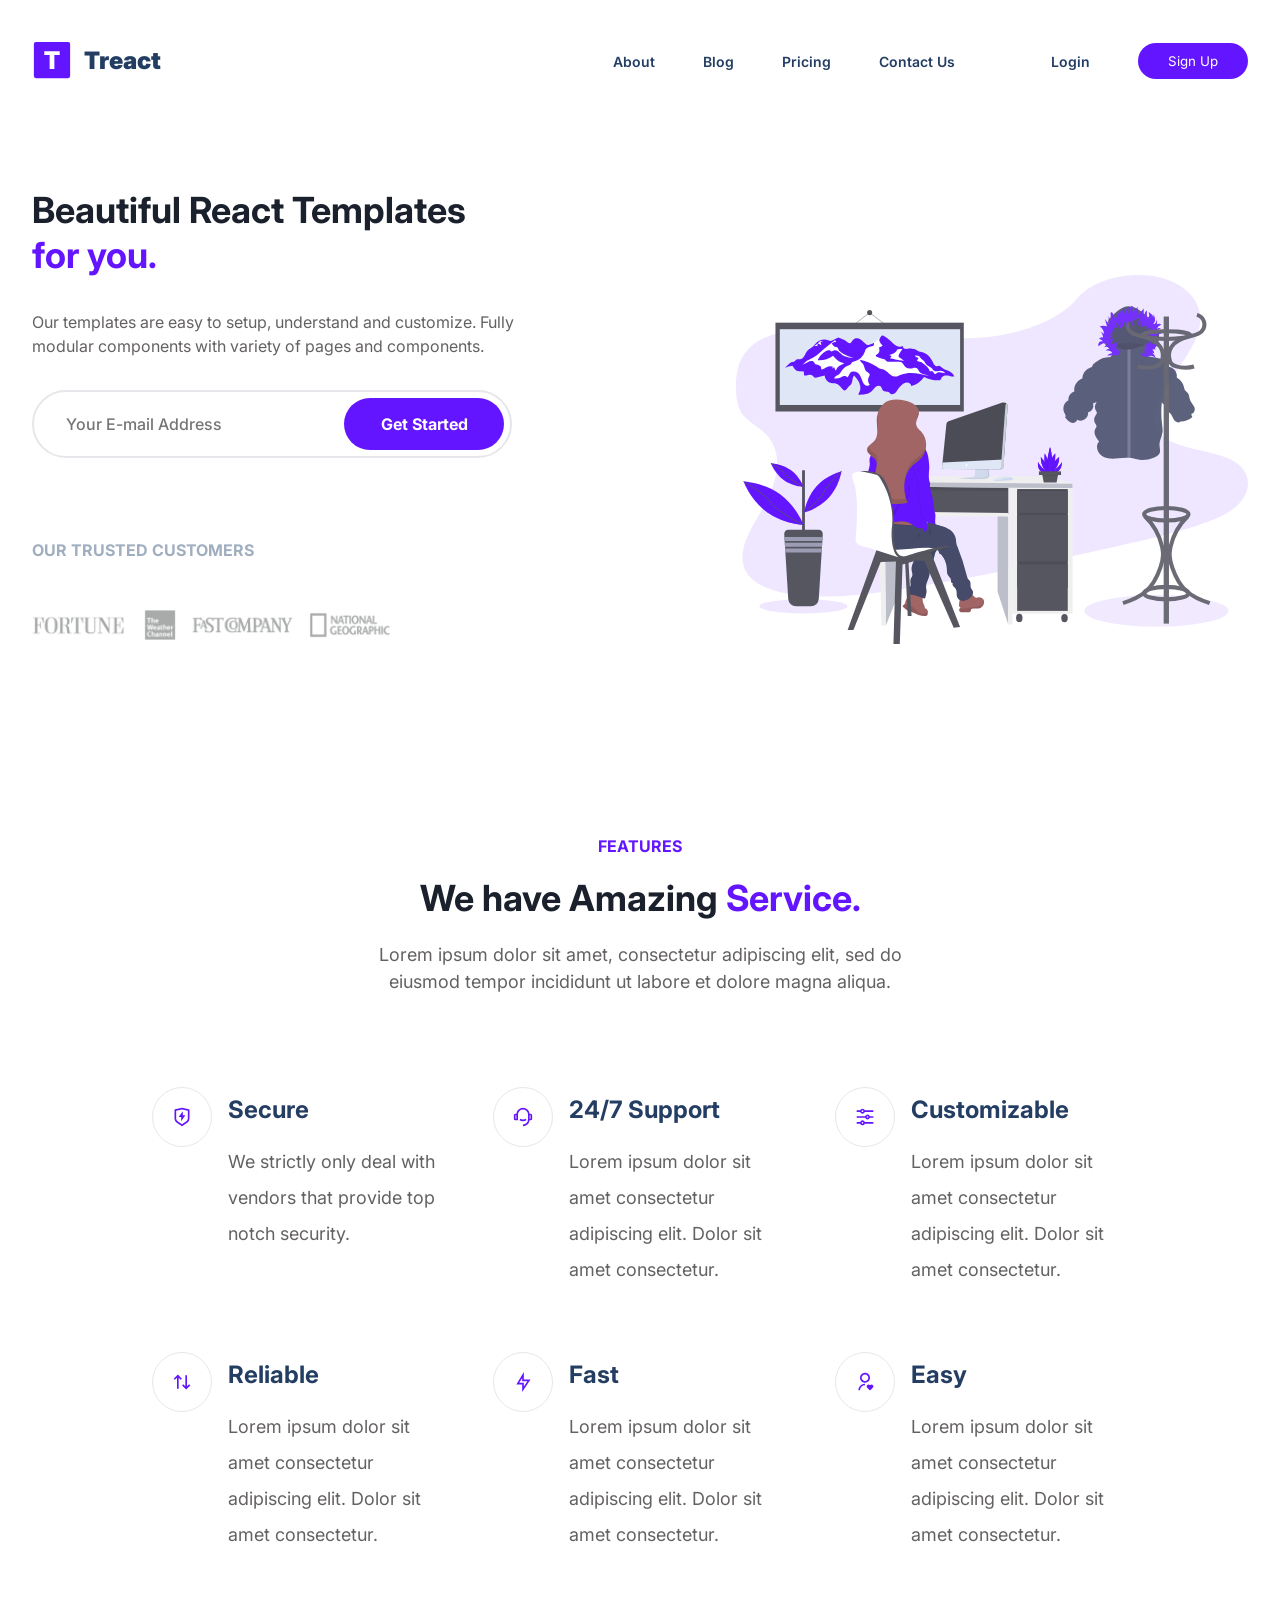
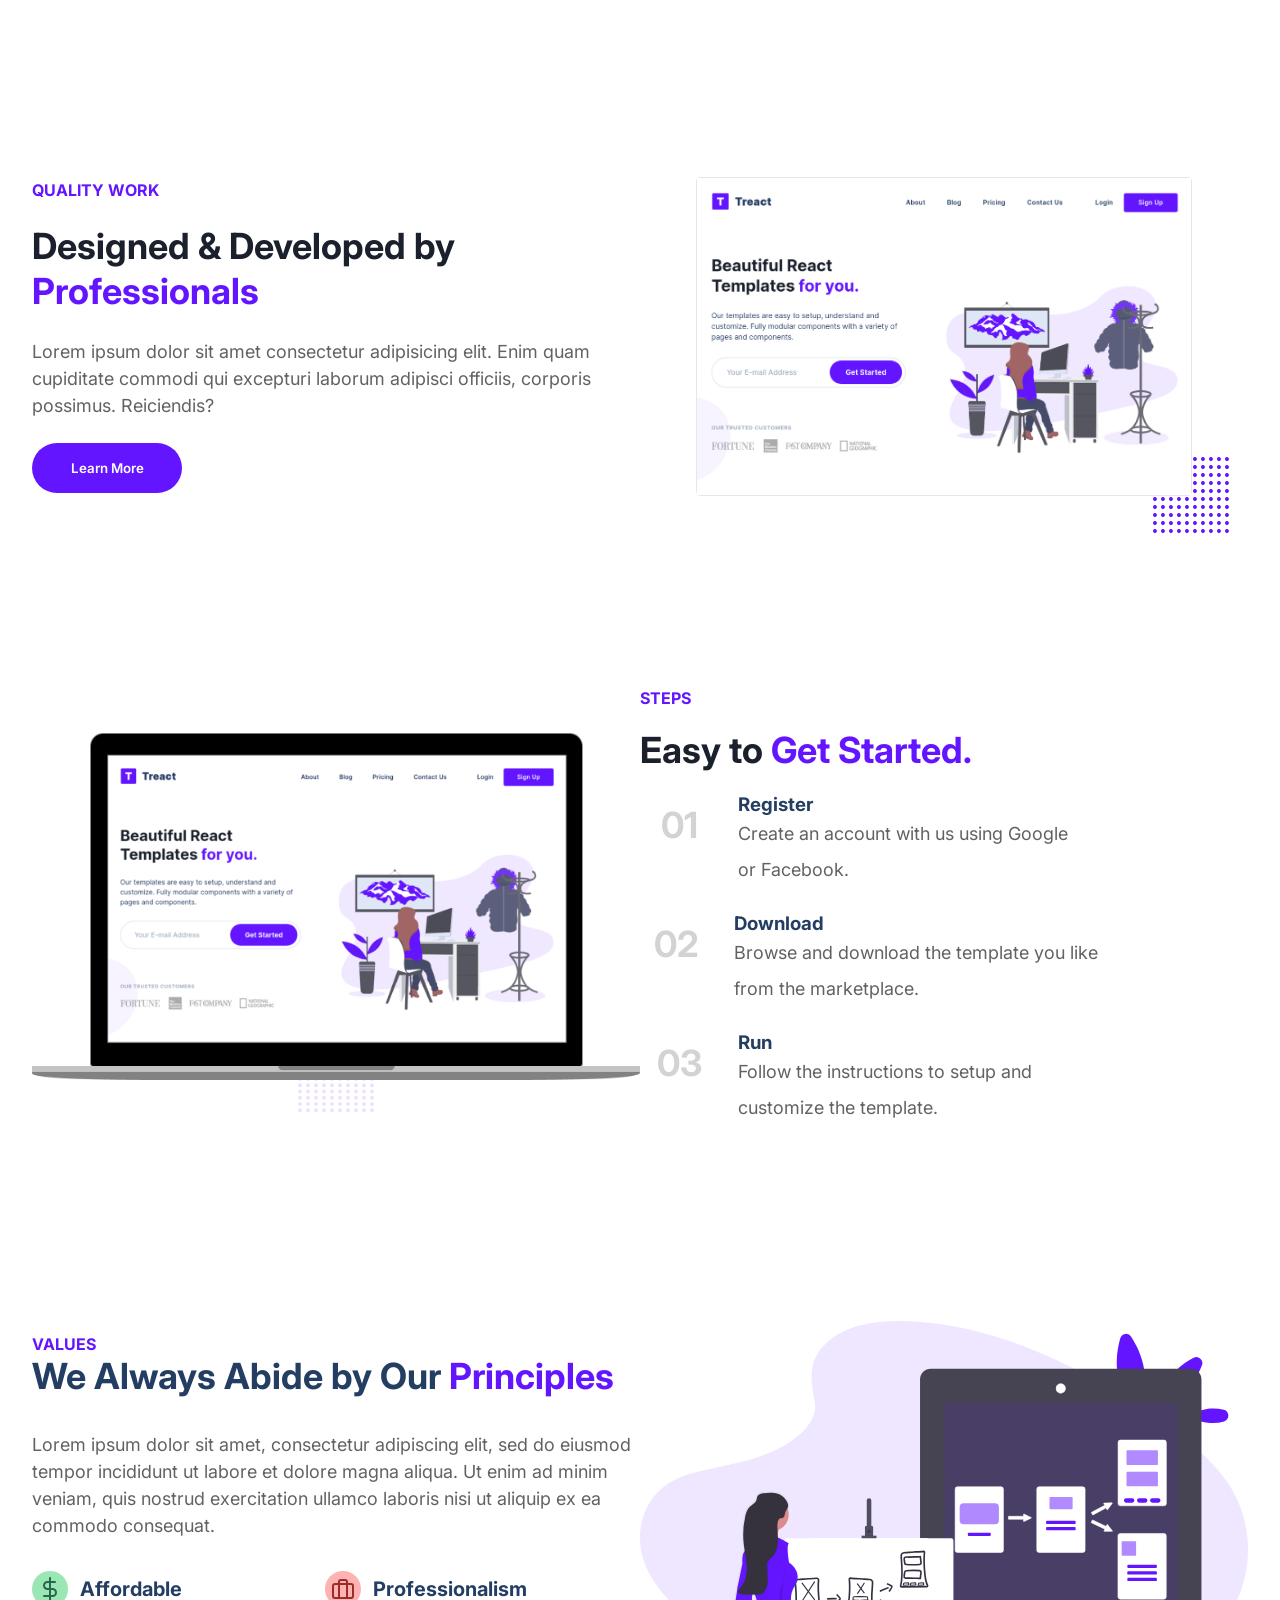
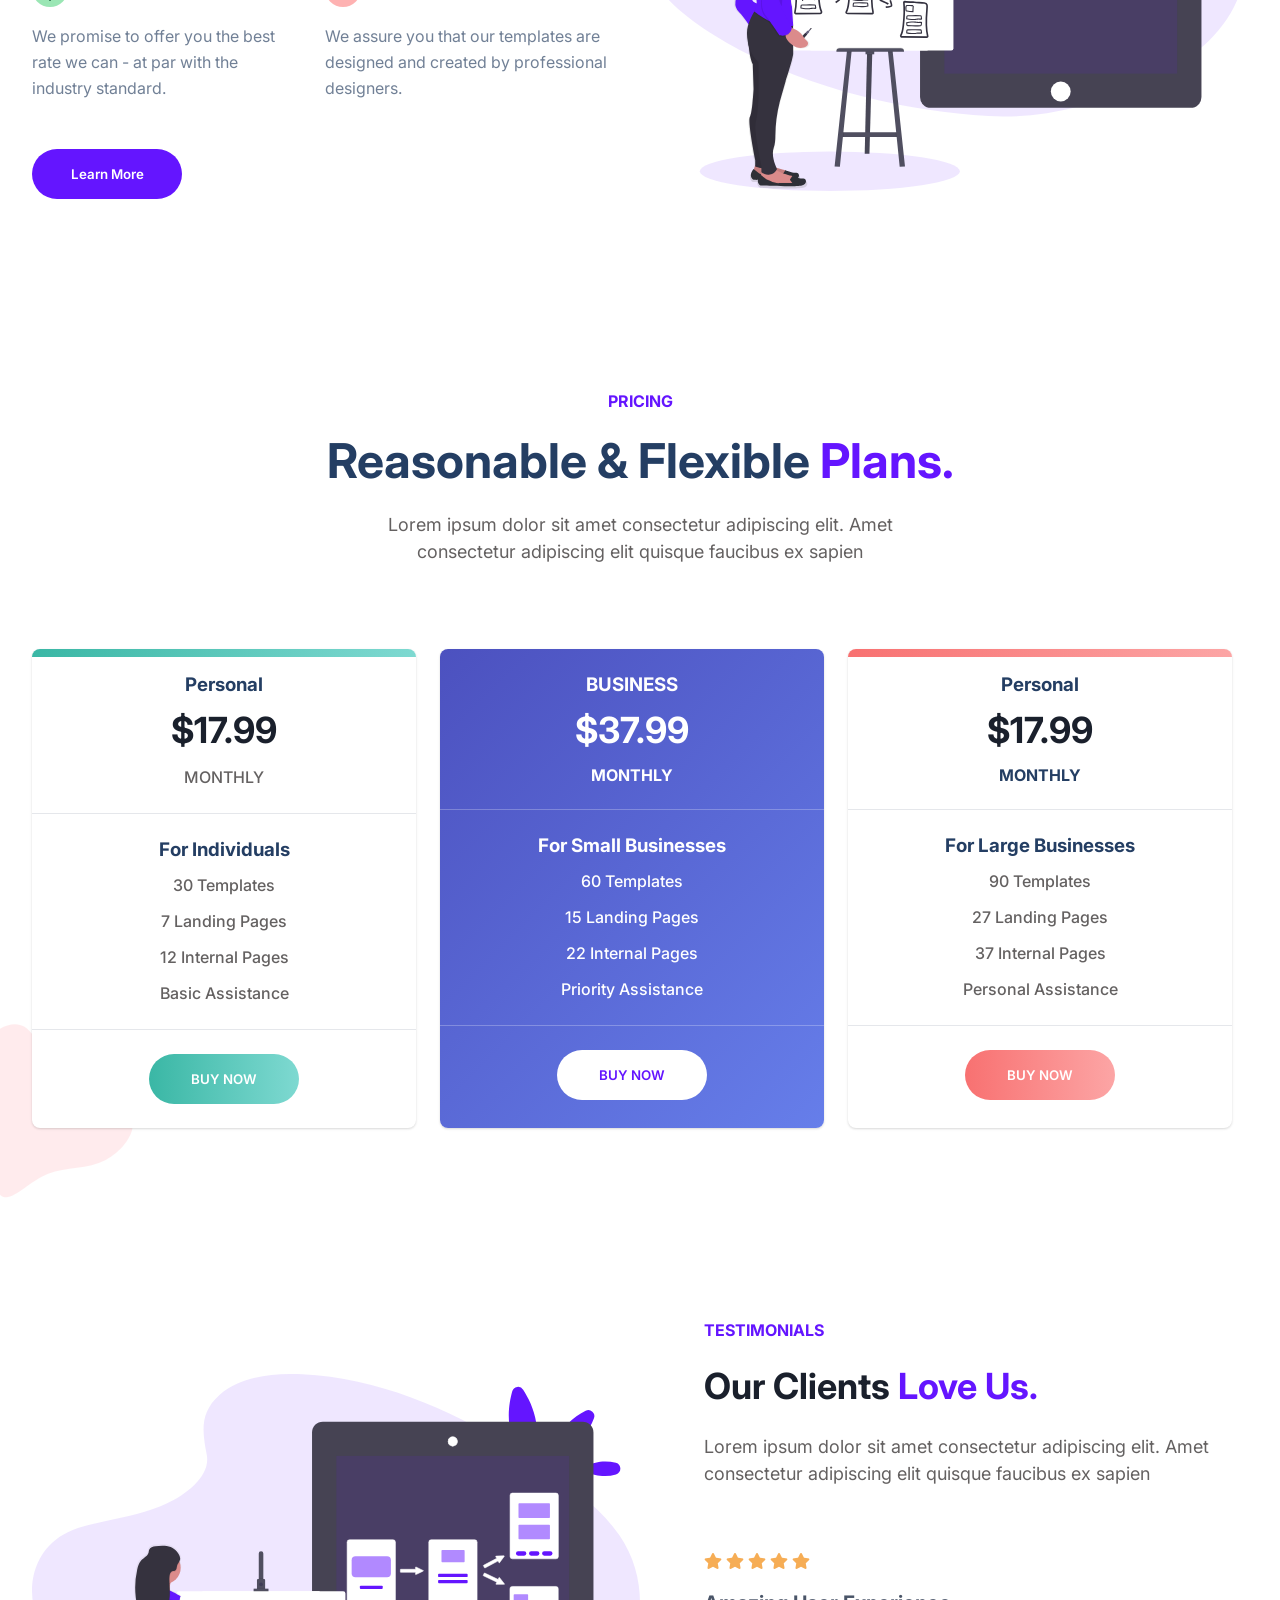
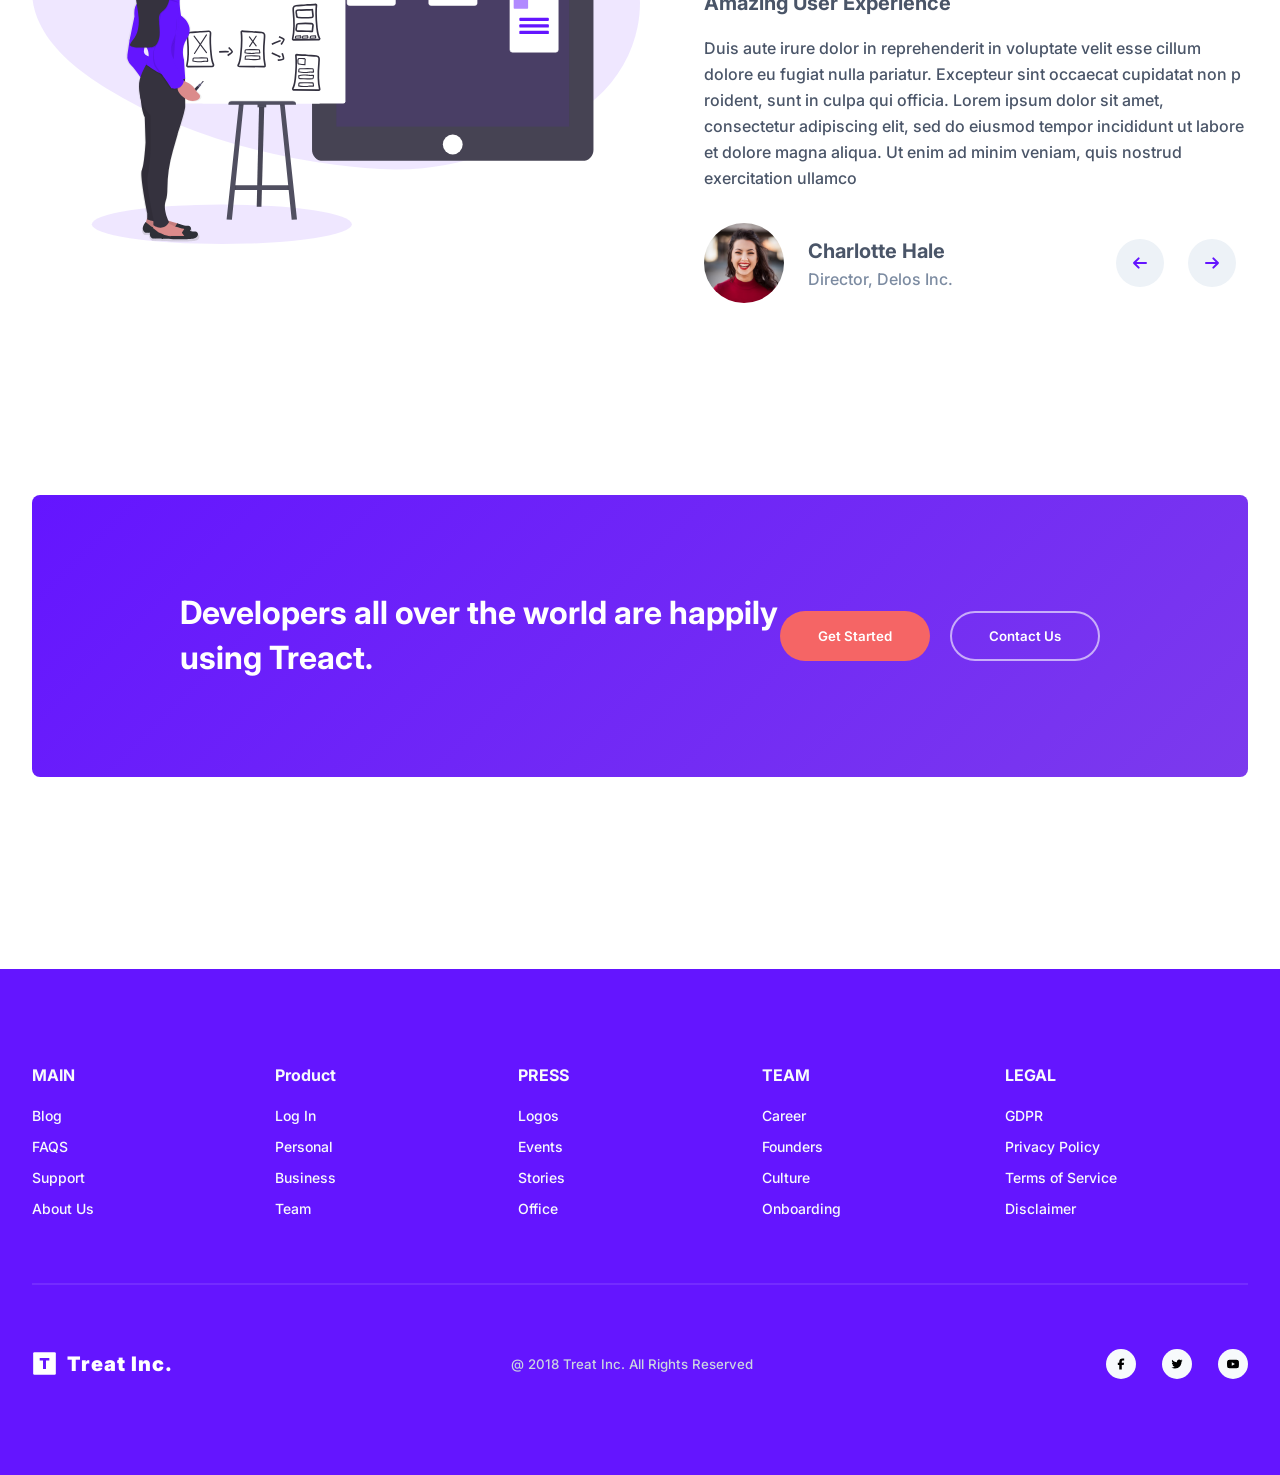
<file: TreactFinalProject/index.html>
<!doctype html>
<html lang="en">
  <head>
    <meta charset="UTF-8" />
    <meta http-equiv="X-UA-Compatible" content="IE=edge" />
    <meta name="viewport" content="width=device-width, initial-scale=1.0" />
    <title>Document</title>
    <link rel="stylesheet" href="style.css" />
    <link
      rel="stylesheet"
      href="https://pro.fontawesome.com/releases/v5.10.0/css/all.css"
      integrity="sha384-AYmEC3Yw5cVb3ZcuHtOA93w35dYTsvhLPVnYs9eStHfGJvOvKxVfELGroGkvsg+p"
      crossorigin="anonymous"
    />
    <script src="script.js"></script>
  </head>

  <body>
    <section id="landing">
      <nav>
        <div class="row nav__row">
          <div class="nav__logo">
            <img
              src="/TreactFinalProject/assets/navLogo.svg"
              alt="TreactLogo"
            />
            <div class = "nav__logo__title">
                Treact
            </div>
          </div>
          <ul class="nav__links">
            <li><a href="#">About</a></li>
            <li><a href="#">Blog</a></li>
            <li><a href="#">Pricing</a></li>
            <li><a href="#">Contact Us</a></li>
            <li><a href="#" class="login">Login</a></li>
            <li><button class="signup">Sign Up</button></li>
        </ul>
          <button class="btn__menu" onclick="openMenu()">
            <svg
              xmlns="http://www.w3.org/2000/svg"
              width="24"
              height="24"
              viewBox="0 0 24 24"
              fill="none"
              stroke="currentColor"
              stroke-width="2"
              stroke-linecap="round"
              stroke-linejoin="round"
              class="btn__menu--svg"
            >
              <line x1="3" y1="12" x2="21" y2="12"></line>
              <line x1="3" y1="6" x2="21" y2="6"></line>
              <line x1="3" y1="18" x2="21" y2="18"></line>
            </svg>
          </button>
        </div>
      </nav>
      <div class="modal">
        <button class="btn__menu btn__menu--close" onclick="closeMenu()">
          <svg
            xmlns="http://www.w3.org/2000/svg"
            width="24"
            height="24"
            viewBox="0 0 24 24"
            fill="none"
            stroke="currentColor"
            stroke-width="2"
            stroke-linecap="round"
            stroke-linejoin="round"
            class="light___StyledCloseIcon-lj69nl-14 fASujC"
          >
            <line x1="18" y1="6" x2="6" y2="18"></line>
            <line x1="6" y1="6" x2="18" y2="18"></line>
          </svg>
        </button>
        <div class="modal__links">
          <a href = "#about" class="modal__link" onclick="closeMenu()">About</a>
          <a href = "#blog" class="modal__link" onclick="closeMenu()">Blog</a>
          <a href = "#pricing" class="modal__link" onclick="closeMenu()">Pricing</a>
          <a href = "#contactus" class="modal__link" onclick="closeMenu()">Contact Us</a>
          <a href = "#login" class="modal__link" onclick="closeMenu()">Login</a>
          <a href = "#signup" class="modal__link modal__link--primary" onclick="closeMenu()">Sign Up</a>
        </div>
      </div>
      <header>
        <div class="container">
          <div class="row">
            <div class="header__info">
              <h1>
                Beautiful React Templates
                <span class="purple">for you.</span>
              </h1>
              <p>
                Our templates are easy to setup, understand and customize. Fully
                modular components with variety of pages and components.
              </p>
              <form class="email__form" action="email-form">
                <input
                  type="email"
                  placeholder="Your E-mail Address"
                  required
                />
                <button type="submit">Get Started</button>
              </form>
              <div class="trusted__customers">
                <p>OUR TRUSTED CUSTOMERS</p>
                <img src="assets/customersLogos.png" alt="customersLogos" />
              </div>
            </div>
            <div class="header__image">
              <img src="assets/headerImage.svg" alt="headerImage" />
            </div>
          </div>
        </div>
      </header>
    </section>
    <main>
      <section id="features">
        <div class="container">
          <div class="row__narrow">
            <h4 class="purple">FEATURES</p>
            <h1>We have Amazing <span class="purple">Service.</span></h1>
            <p class="service__paragraph">
              Lorem ipsum dolor sit amet, consectetur adipiscing elit, sed do
              eiusmod tempor incididunt ut labore et dolore magna aliqua.
            </p>
            <ul class="feature__list">
              <li class="feature">
                <div class="border__circle">
                  <img
                    src="assets/secureLogo.svg"
                    alt="secureLogo"
                    class="service__logo"
                  />
                </div>
                <div class="feature__description">
                  <h2 class="feature__title">Secure</h3>
                  <p>
                    We strictly only deal with vendors that provide top notch
                    security.
                  </p>
                </div>
              </li>

              <li class="feature">
                <div class="border__circle">
                  <img
                    src="assets/supportLogo.svg"
                    alt="supportLogo"
                    class="service__logo"
                  />
                </div>
                <div class="feature__description">
                  <h2 class="feature__title">24/7 Support</h3>
                  <p>
                    Lorem ipsum dolor sit amet consectetur adipiscing elit.
                    Dolor sit amet consectetur.
                  </p>
                </div>
              </li>

              <li class="feature">
                <div class="border__circle">
                  <img
                    src="assets/customizableLogo.svg"
                    alt="customizableLogo"
                  />
                </div>
                <div class="feature__description">
                  <h2 class="feature__title">Customizable</h3>
                  <p>
                    Lorem ipsum dolor sit amet consectetur adipiscing elit.
                    Dolor sit amet consectetur.
                  </p>
                </div>
              </li>

              <li class="feature">
                <div class="border__circle">
                  <img
                    src="assets/reliableLogo.svg"
                    alt="reliableLogo"
                    class="service__logo"
                  />
                </div>

                <div class="feature__description">
                  <h2 class="feature__title">Reliable</h3>
                  <p>
                    Lorem ipsum dolor sit amet consectetur adipiscing elit.
                    Dolor sit amet consectetur.
                  </p>
                </div>
              </li>

              <li class="feature">
                <div class="border__circle">
                  <img
                    src="assets/fastLogo.svg"
                    alt="fastLogo"
                    class="service__logo"
                  />
                </div>
                <div class="feature__description">
                  <h2 class="feature__title">Fast</h3>
                  <p>
                    Lorem ipsum dolor sit amet consectetur adipiscing elit.
                    Dolor sit amet consectetur.
                  </p>
                </div>
              </li>
              <li class="feature">
                <div class="border__circle">
                  <img
                    src="assets/easyLogo.svg"
                    alt="easyLogo"
                    class="service__logo"
                  />
                </div>
                <div class="feature__description">
                  <h2 class="feature__title">Easy</h3>
                  <p>
                    Lorem ipsum dolor sit amet consectetur adipiscing elit.
                    Dolor sit amet consectetur.
                  </p>
                </div>
              </li>
            </ul>
          </div>
        </div>
      </section>
      <section id="quality">
        <div class="container">
          <div class="row">
            <div class = "quality__info">
                <h4 class="purple">QUALITY WORK</p>
                <h1>Designed & Developed by <span class="purple"> Professionals</span></h1>
                <p>Lorem ipsum dolor sit amet consectetur adipisicing elit. 
                    Enim quam cupiditate commodi qui excepturi laborum adipisci officiis, 
                    corporis possimus. Reiciendis?</p>
                <button class="btn"> Learn More</button>
            </div>
            <div class="homepageImg">
                <img src="assets/homepageImg.png" alt="homepageImg">
                <svg viewBox="0 0 1280 1280" class="quality__grid">
                <path d="M55 33.5C44.5 37 35 47.6 32.8 58.3c-4.3 20.6 16.3 41.2 36.9 36.9 15.5-3.2 27.5-19 26-33.9-1.1-10.5-9-21.3-19-26.2-6.1-2.9-15.5-3.6-21.7-1.6zM183 33.5c-15.1 5-25.3 21.6-22.2 36.2 2.5 11.9 13.6 23 25.4 25.5 19.4 4.1 39.5-14.2 37.5-33.9-1.1-10.5-9-21.3-19-26.2-6.1-2.9-15.5-3.6-21.7-1.6zM311 33.5c-10.5 3.5-20 14.1-22.2 24.8-4.3 20.6 16.3 41.2 36.9 36.9 15.5-3.2 27.5-19 26-33.9-1.1-10.5-9-21.3-19-26.2-6.1-2.9-15.5-3.6-21.7-1.6zM439 33.5c-10.5 3.5-20 14.1-22.2 24.8-4.3 20.6 16.3 41.2 36.9 36.9 15.5-3.2 27.5-19 26-33.9-1.1-10.5-9-21.3-19-26.2-6.1-2.9-15.5-3.6-21.7-1.6zM567 33.5c-10.5 3.5-20 14.1-22.2 24.8-4.3 20.6 16.3 41.2 36.9 36.9 15.5-3.2 27.5-19 26-33.9-1.1-10.5-9-21.3-19-26.2-6.1-2.9-15.5-3.6-21.7-1.6zM695 33.5c-10.5 3.5-20 14.1-22.2 24.8-4.3 20.6 16.3 41.2 36.9 36.9 15.5-3.2 27.5-19 26-33.9-1.1-10.5-9-21.3-19-26.2-6.1-2.9-15.5-3.6-21.7-1.6zM823 33.5c-10.5 3.5-20 14.1-22.2 24.8-4.3 20.6 16.3 41.2 36.9 36.9 15.5-3.2 27.5-19 26-33.9-1.1-10.5-9-21.3-19-26.2-6.1-2.9-15.5-3.6-21.7-1.6zM951 33.5c-10.5 3.5-20 14.1-22.2 24.8-4.3 20.6 16.3 41.2 36.9 36.9 15.5-3.2 27.5-19 26-33.9-1.1-10.5-9-21.3-19-26.2-6.1-2.9-15.5-3.6-21.7-1.6zM1079 33.5c-10.5 3.5-20 14.1-22.2 24.8-2.5 11.7 3.2 24.4 14.2 31.9 10.7 7.4 22.9 7.5 33.7.3 17.7-11.8 20.1-33.8 5.3-48.5-8.5-8.6-20.7-11.9-31-8.5zM1207 33.5c-10.5 3.5-20 14.1-22.2 24.8-2.5 11.7 3.2 24.4 14.2 31.9 10.7 7.4 22.9 7.5 33.7.3 17.7-11.8 20.1-33.8 5.3-48.5-8.5-8.6-20.7-11.9-31-8.5zM55 161.5c-10.5 3.5-20 14.1-22.2 24.8-4.3 20.6 16.3 41.2 36.9 36.9 15.5-3.2 27.5-19 26-33.9-1.1-10.5-9-21.3-19-26.2-6.1-2.9-15.5-3.6-21.7-1.6zM183 161.5c-15.1 5-25.3 21.6-22.2 36.2 2.5 11.9 13.6 23 25.4 25.5 19.4 4.1 39.5-14.2 37.5-33.9-1.1-10.5-9-21.3-19-26.2-6.1-2.9-15.5-3.6-21.7-1.6zM311 161.5c-10.5 3.5-20 14.1-22.2 24.8-4.3 20.6 16.3 41.2 36.9 36.9 15.5-3.2 27.5-19 26-33.9-1.1-10.5-9-21.3-19-26.2-6.1-2.9-15.5-3.6-21.7-1.6zM439 161.5c-10.5 3.5-20 14.1-22.2 24.8-4.3 20.6 16.3 41.2 36.9 36.9 15.5-3.2 27.5-19 26-33.9-1.1-10.5-9-21.3-19-26.2-6.1-2.9-15.5-3.6-21.7-1.6zM567 161.5c-10.5 3.5-20 14.1-22.2 24.8-4.3 20.6 16.3 41.2 36.9 36.9 15.5-3.2 27.5-19 26-33.9-1.1-10.5-9-21.3-19-26.2-6.1-2.9-15.5-3.6-21.7-1.6zM695 161.5c-10.5 3.5-20 14.1-22.2 24.8-4.3 20.6 16.3 41.2 36.9 36.9 15.5-3.2 27.5-19 26-33.9-1.1-10.5-9-21.3-19-26.2-6.1-2.9-15.5-3.6-21.7-1.6zM823 161.5c-10.5 3.5-20 14.1-22.2 24.8-4.3 20.6 16.3 41.2 36.9 36.9 15.5-3.2 27.5-19 26-33.9-1.1-10.5-9-21.3-19-26.2-6.1-2.9-15.5-3.6-21.7-1.6zM951 161.5c-10.5 3.5-20 14.1-22.2 24.8-4.3 20.6 16.3 41.2 36.9 36.9 15.5-3.2 27.5-19 26-33.9-1.1-10.5-9-21.3-19-26.2-6.1-2.9-15.5-3.6-21.7-1.6zM1079 161.5c-10.5 3.5-20 14.1-22.2 24.8-2.5 11.7 3.2 24.4 14.2 31.9 10.7 7.4 22.9 7.5 33.7.3 17.7-11.8 20.1-33.8 5.3-48.5-8.5-8.6-20.7-11.9-31-8.5zM1207 161.5c-10.5 3.5-20 14.1-22.2 24.8-2.5 11.7 3.2 24.4 14.2 31.9 10.7 7.4 22.9 7.5 33.7.3 17.7-11.8 20.1-33.8 5.3-48.5-8.5-8.6-20.7-11.9-31-8.5zM55 289.5c-10.5 3.5-20 14.1-22.2 24.8-4.3 20.6 16.3 41.2 36.9 36.9 15.5-3.2 27.5-19 26-33.9-1.1-10.5-9-21.3-19-26.2-6.1-2.9-15.5-3.6-21.7-1.6zM183 289.5c-10.5 3.5-20 14.1-22.2 24.8-4.3 20.6 16.3 41.2 36.9 36.9 15.5-3.2 27.5-19 26-33.9-1.1-10.5-9-21.3-19-26.2-6.1-2.9-15.5-3.6-21.7-1.6zM311 289.5c-10.5 3.5-20 14.1-22.2 24.8-4.3 20.6 16.3 41.2 36.9 36.9 15.5-3.2 27.5-19 26-33.9-1.1-10.5-9-21.3-19-26.2-6.1-2.9-15.5-3.6-21.7-1.6zM439 289.5c-10.5 3.5-20 14.1-22.2 24.8-4.3 20.6 16.3 41.2 36.9 36.9 15.5-3.2 27.5-19 26-33.9-1.1-10.5-9-21.3-19-26.2-6.1-2.9-15.5-3.6-21.7-1.6zM567 289.5c-10.5 3.5-20 14.1-22.2 24.8-4.3 20.6 16.3 41.2 36.9 36.9 15.5-3.2 27.5-19 26-33.9-1.1-10.5-9-21.3-19-26.2-6.1-2.9-15.5-3.6-21.7-1.6zM695 289.5c-10.5 3.5-20 14.1-22.2 24.8-4.3 20.6 16.3 41.2 36.9 36.9 15.5-3.2 27.5-19 26-33.9-1.1-10.5-9-21.3-19-26.2-6.1-2.9-15.5-3.6-21.7-1.6zM823 289.5c-10.5 3.5-20 14.1-22.2 24.8-4.3 20.6 16.3 41.2 36.9 36.9 15.5-3.2 27.5-19 26-33.9-1.1-10.5-9-21.3-19-26.2-6.1-2.9-15.5-3.6-21.7-1.6zM951 289.5c-10.5 3.5-20 14.1-22.2 24.8-4.3 20.6 16.3 41.2 36.9 36.9 15.5-3.2 27.5-19 26-33.9-1.1-10.5-9-21.3-19-26.2-6.1-2.9-15.5-3.6-21.7-1.6zM1079 289.5c-10.5 3.5-20 14.1-22.2 24.8-4.3 20.6 16.3 41.2 36.9 36.9 15.5-3.2 27.5-19 26-33.9-1.1-10.5-9-21.3-19-26.2-6.1-2.9-15.5-3.6-21.7-1.6zM1207 289.5c-10.5 3.5-20 14.1-22.2 24.8-4.3 20.6 16.3 41.2 36.9 36.9 15.5-3.2 27.5-19 26-33.9-1.1-10.5-9-21.3-19-26.2-6.1-2.9-15.5-3.6-21.7-1.6zM55 417.5c-10.5 3.5-20 14.1-22.2 24.8-4.3 20.6 16.3 41.2 36.9 36.9 15.5-3.2 27.5-19 26-33.9-1.1-10.5-9-21.3-19-26.2-6.1-2.9-15.5-3.6-21.7-1.6zM183 417.5c-10.5 3.5-20 14.1-22.2 24.8-4.3 20.6 16.3 41.2 36.9 36.9 15.5-3.2 27.5-19 26-33.9-1.1-10.5-9-21.3-19-26.2-6.1-2.9-15.5-3.6-21.7-1.6zM311 417.5c-10.5 3.5-20 14.1-22.2 24.8-4.3 20.6 16.3 41.2 36.9 36.9 15.5-3.2 27.5-19 26-33.9-1.1-10.5-9-21.3-19-26.2-6.1-2.9-15.5-3.6-21.7-1.6zM439 417.5c-10.5 3.5-20 14.1-22.2 24.8-4.3 20.6 16.3 41.2 36.9 36.9 15.5-3.2 27.5-19 26-33.9-1.1-10.5-9-21.3-19-26.2-6.1-2.9-15.5-3.6-21.7-1.6zM567 417.5c-10.5 3.5-20 14.1-22.2 24.8-4.3 20.6 16.3 41.2 36.9 36.9 15.5-3.2 27.5-19 26-33.9-1.1-10.5-9-21.3-19-26.2-6.1-2.9-15.5-3.6-21.7-1.6zM695 417.5c-10.5 3.5-20 14.1-22.2 24.8-4.3 20.6 16.3 41.2 36.9 36.9 15.5-3.2 27.5-19 26-33.9-1.1-10.5-9-21.3-19-26.2-6.1-2.9-15.5-3.6-21.7-1.6zM823 417.5c-10.5 3.5-20 14.1-22.2 24.8-4.3 20.6 16.3 41.2 36.9 36.9 15.5-3.2 27.5-19 26-33.9-1.1-10.5-9-21.3-19-26.2-6.1-2.9-15.5-3.6-21.7-1.6zM951 417.5c-10.5 3.5-20 14.1-22.2 24.8-4.3 20.6 16.3 41.2 36.9 36.9 15.5-3.2 27.5-19 26-33.9-1.1-10.5-9-21.3-19-26.2-6.1-2.9-15.5-3.6-21.7-1.6zM1079 417.5c-10.5 3.5-20 14.1-22.2 24.8-4.3 20.6 16.3 41.2 36.9 36.9 15.5-3.2 27.5-19 26-33.9-1.1-10.5-9-21.3-19-26.2-6.1-2.9-15.5-3.6-21.7-1.6zM1207 417.5c-10.5 3.5-20 14.1-22.2 24.8-4.3 20.6 16.3 41.2 36.9 36.9 15.5-3.2 27.5-19 26-33.9-1.1-10.5-9-21.3-19-26.2-6.1-2.9-15.5-3.6-21.7-1.6zM55 545.5c-10.5 3.5-20 14.1-22.2 24.8-4.3 20.6 16.3 41.2 36.9 36.9 15.5-3.2 27.5-19 26-33.9-1.1-10.5-9-21.3-19-26.2-6.1-2.9-15.5-3.6-21.7-1.6zM183 545.5c-10.5 3.5-20 14.1-22.2 24.8-4.3 20.6 16.3 41.2 36.9 36.9 15.5-3.2 27.5-19 26-33.9-1.1-10.5-9-21.3-19-26.2-6.1-2.9-15.5-3.6-21.7-1.6zM311 545.5c-10.5 3.5-20 14.1-22.2 24.8-4.3 20.6 16.3 41.2 36.9 36.9 15.5-3.2 27.5-19 26-33.9-1.1-10.5-9-21.3-19-26.2-6.1-2.9-15.5-3.6-21.7-1.6zM439 545.5c-10.5 3.5-20 14.1-22.2 24.8-4.3 20.6 16.3 41.2 36.9 36.9 15.5-3.2 27.5-19 26-33.9-1.1-10.5-9-21.3-19-26.2-6.1-2.9-15.5-3.6-21.7-1.6zM567 545.5c-10.5 3.5-20 14.1-22.2 24.8-4.3 20.6 16.3 41.2 36.9 36.9 15.5-3.2 27.5-19 26-33.9-1.1-10.5-9-21.3-19-26.2-6.1-2.9-15.5-3.6-21.7-1.6zM695 545.5c-10.5 3.5-20 14.1-22.2 24.8-4.3 20.6 16.3 41.2 36.9 36.9 15.5-3.2 27.5-19 26-33.9-1.1-10.5-9-21.3-19-26.2-6.1-2.9-15.5-3.6-21.7-1.6zM823 545.5c-10.5 3.5-20 14.1-22.2 24.8-4.3 20.6 16.3 41.2 36.9 36.9 15.5-3.2 27.5-19 26-33.9-1.1-10.5-9-21.3-19-26.2-6.1-2.9-15.5-3.6-21.7-1.6zM951 545.5c-10.5 3.5-20 14.1-22.2 24.8-4.3 20.6 16.3 41.2 36.9 36.9 15.5-3.2 27.5-19 26-33.9-1.1-10.5-9-21.3-19-26.2-6.1-2.9-15.5-3.6-21.7-1.6zM1079 545.5c-10.5 3.5-20 14.1-22.2 24.8-4.3 20.6 16.3 41.2 36.9 36.9 15.5-3.2 27.5-19 26-33.9-1.1-10.5-9-21.3-19-26.2-6.1-2.9-15.5-3.6-21.7-1.6zM1207 545.5c-10.5 3.5-20 14.1-22.2 24.8-4.3 20.6 16.3 41.2 36.9 36.9 15.5-3.2 27.5-19 26-33.9-1.1-10.5-9-21.3-19-26.2-6.1-2.9-15.5-3.6-21.7-1.6zM55 673.5c-10.5 3.5-20 14.1-22.2 24.8-4.3 20.6 16.3 41.2 36.9 36.9 15.5-3.2 27.5-19 26-33.9-1.1-10.5-9-21.3-19-26.2-6.1-2.9-15.5-3.6-21.7-1.6zM183 673.5c-10.5 3.5-20 14.1-22.2 24.8-4.3 20.6 16.3 41.2 36.9 36.9 15.5-3.2 27.5-19 26-33.9-1.1-10.5-9-21.3-19-26.2-6.1-2.9-15.5-3.6-21.7-1.6zM311 673.5c-10.5 3.5-20 14.1-22.2 24.8-4.3 20.6 16.3 41.2 36.9 36.9 15.5-3.2 27.5-19 26-33.9-1.1-10.5-9-21.3-19-26.2-6.1-2.9-15.5-3.6-21.7-1.6zM439 673.5c-10.5 3.5-20 14.1-22.2 24.8-4.3 20.6 16.3 41.2 36.9 36.9 15.5-3.2 27.5-19 26-33.9-1.1-10.5-9-21.3-19-26.2-6.1-2.9-15.5-3.6-21.7-1.6zM567 673.5c-10.5 3.5-20 14.1-22.2 24.8-4.3 20.6 16.3 41.2 36.9 36.9 15.5-3.2 27.5-19 26-33.9-1.1-10.5-9-21.3-19-26.2-6.1-2.9-15.5-3.6-21.7-1.6zM695 673.5c-10.5 3.5-20 14.1-22.2 24.8-4.3 20.6 16.3 41.2 36.9 36.9 15.5-3.2 27.5-19 26-33.9-1.1-10.5-9-21.3-19-26.2-6.1-2.9-15.5-3.6-21.7-1.6zM823 673.5c-10.5 3.5-20 14.1-22.2 24.8-4.3 20.6 16.3 41.2 36.9 36.9 15.5-3.2 27.5-19 26-33.9-1.1-10.5-9-21.3-19-26.2-6.1-2.9-15.5-3.6-21.7-1.6zM951 673.5c-10.5 3.5-20 14.1-22.2 24.8-4.3 20.6 16.3 41.2 36.9 36.9 15.5-3.2 27.5-19 26-33.9-1.1-10.5-9-21.3-19-26.2-6.1-2.9-15.5-3.6-21.7-1.6zM1079 673.5c-10.5 3.5-20 14.1-22.2 24.8-4.3 20.6 16.3 41.2 36.9 36.9 15.5-3.2 27.5-19 26-33.9-1.1-10.5-9-21.3-19-26.2-6.1-2.9-15.5-3.6-21.7-1.6zM1207 673.5c-10.5 3.5-20 14.1-22.2 24.8-4.3 20.6 16.3 41.2 36.9 36.9 15.5-3.2 27.5-19 26-33.9-1.1-10.5-9-21.3-19-26.2-6.1-2.9-15.5-3.6-21.7-1.6zM55 801.5c-10.5 3.5-20 14.1-22.2 24.8-4.3 20.6 16.3 41.2 36.9 36.9 15.5-3.2 27.5-19 26-33.9-1.1-10.5-9-21.3-19-26.2-6.1-2.9-15.5-3.6-21.7-1.6zM183 801.5c-10.5 3.5-20 14.1-22.2 24.8-4.3 20.6 16.3 41.2 36.9 36.9 15.5-3.2 27.5-19 26-33.9-1.1-10.5-9-21.3-19-26.2-6.1-2.9-15.5-3.6-21.7-1.6zM311 801.5c-10.5 3.5-20 14.1-22.2 24.8-2.5 11.7 3.2 24.4 14.2 31.9 10.7 7.4 22.9 7.5 33.7.3 17.7-11.8 20.1-33.8 5.3-48.5-8.5-8.6-20.7-11.9-31-8.5zM439 801.5c-10.5 3.5-20 14.1-22.2 24.8-2.5 11.7 3.2 24.4 14.2 31.9 10.7 7.4 22.9 7.5 33.7.3 17.7-11.8 20.1-33.8 5.3-48.5-8.5-8.6-20.7-11.9-31-8.5zM567 801.5c-15.1 5-25.3 21.6-22.2 36.2 2.5 11.9 13.6 23 25.5 25.5 19.3 4.1 39.4-14.2 37.4-33.9-1.1-10.5-9-21.3-19-26.2-6.1-2.9-15.5-3.6-21.7-1.6zM695 801.5c-15.1 5-25.3 21.6-22.2 36.2 2.5 11.9 13.6 23 25.5 25.5 19.3 4.1 39.4-14.2 37.4-33.9-1.1-10.5-9-21.3-19-26.2-6.1-2.9-15.5-3.6-21.7-1.6zM823 801.5c-15.1 5-25.3 21.6-22.2 36.2 2.5 11.9 13.6 23 25.5 25.5 19.3 4.1 39.4-14.2 37.4-33.9-1.1-10.5-9-21.3-19-26.2-6.1-2.9-15.5-3.6-21.7-1.6zM951 801.5c-15.1 5-25.3 21.6-22.2 36.2 2.5 11.9 13.6 23 25.5 25.5 19.3 4.1 39.4-14.2 37.4-33.9-1.1-10.5-9-21.3-19-26.2-6.1-2.9-15.5-3.6-21.7-1.6zM1079 801.5c-10.5 3.5-20 14.1-22.2 24.8-4.3 20.6 16.3 41.2 36.9 36.9 15.5-3.2 27.5-19 26-33.9-1.1-10.5-9-21.3-19-26.2-6.1-2.9-15.5-3.6-21.7-1.6zM1207 801.5c-10.5 3.5-20 14.1-22.2 24.8-4.3 20.6 16.3 41.2 36.9 36.9 15.5-3.2 27.5-19 26-33.9-1.1-10.5-9-21.3-19-26.2-6.1-2.9-15.5-3.6-21.7-1.6zM55 929.5c-10.5 3.5-20 14.1-22.2 24.8-4.3 20.6 16.3 41.2 36.9 36.9 15.5-3.2 27.5-19 26-33.9-1.1-10.5-9-21.3-19-26.2-6.1-2.9-15.5-3.6-21.7-1.6zM183 929.5c-10.5 3.5-20 14.1-22.2 24.8-4.3 20.6 16.3 41.2 36.9 36.9 15.5-3.2 27.5-19 26-33.9-1.1-10.5-9-21.3-19-26.2-6.1-2.9-15.5-3.6-21.7-1.6zM311 929.5c-10.5 3.5-20 14.1-22.2 24.8-2.5 11.7 3.2 24.4 14.2 31.9 10.7 7.4 22.9 7.5 33.7.3 17.7-11.8 20.1-33.8 5.3-48.5-8.5-8.6-20.7-11.9-31-8.5zM439 929.5c-10.5 3.5-20 14.1-22.2 24.8-2.5 11.7 3.2 24.4 14.2 31.9 10.7 7.4 22.9 7.5 33.7.3 17.7-11.8 20.1-33.8 5.3-48.5-8.5-8.6-20.7-11.9-31-8.5zM567 929.5c-15.1 5-25.3 21.6-22.2 36.2 2.5 11.9 13.6 23 25.5 25.5 19.3 4.1 39.4-14.2 37.4-33.9-1.1-10.5-9-21.3-19-26.2-6.1-2.9-15.5-3.6-21.7-1.6zM695 929.5c-15.1 5-25.3 21.6-22.2 36.2 2.5 11.9 13.6 23 25.5 25.5 19.3 4.1 39.4-14.2 37.4-33.9-1.1-10.5-9-21.3-19-26.2-6.1-2.9-15.5-3.6-21.7-1.6zM823 929.5c-15.1 5-25.3 21.6-22.2 36.2 2.5 11.9 13.6 23 25.5 25.5 19.3 4.1 39.4-14.2 37.4-33.9-1.1-10.5-9-21.3-19-26.2-6.1-2.9-15.5-3.6-21.7-1.6zM951 929.5c-15.1 5-25.3 21.6-22.2 36.2 2.5 11.9 13.6 23 25.5 25.5 19.3 4.1 39.4-14.2 37.4-33.9-1.1-10.5-9-21.3-19-26.2-6.1-2.9-15.5-3.6-21.7-1.6zM1079 929.5c-10.5 3.5-20 14.1-22.2 24.8-4.3 20.6 16.3 41.2 36.9 36.9 15.5-3.2 27.5-19 26-33.9-1.1-10.5-9-21.3-19-26.2-6.1-2.9-15.5-3.6-21.7-1.6zM1207 929.5c-10.5 3.5-20 14.1-22.2 24.8-4.3 20.6 16.3 41.2 36.9 36.9 15.5-3.2 27.5-19 26-33.9-1.1-10.5-9-21.3-19-26.2-6.1-2.9-15.5-3.6-21.7-1.6zM55 1057.5c-10.5 3.5-20 14.1-22.2 24.8-4.3 20.6 16.3 41.2 36.9 36.9 15.5-3.2 27.5-19 26-33.9-1.1-10.5-9-21.3-19-26.2-6.1-2.9-15.5-3.6-21.7-1.6zM183 1057.5c-10.5 3.5-20 14.1-22.2 24.8-4.3 20.6 16.3 41.2 36.9 36.9 15.5-3.2 27.5-19 26-33.9-1.1-10.5-9-21.3-19-26.2-6.1-2.9-15.5-3.6-21.7-1.6zM311 1057.5c-10.5 3.5-20 14.1-22.2 24.8-2.5 11.7 3.2 24.4 14.2 31.9 10.7 7.4 22.9 7.5 33.7.3 17.7-11.8 20.1-33.8 5.3-48.5-8.5-8.6-20.7-11.9-31-8.5zM439 1057.5c-10.5 3.5-20 14.1-22.2 24.8-2.5 11.7 3.2 24.4 14.2 31.9 10.7 7.4 22.9 7.5 33.7.3 17.7-11.8 20.1-33.8 5.3-48.5-8.5-8.6-20.7-11.9-31-8.5zM567 1057.5c-10.5 3.5-20 14.1-22.2 24.8-4.3 20.6 16.3 41.2 36.9 36.9 15.5-3.2 27.5-19 26-33.9-1.1-10.5-9-21.3-19-26.2-6.1-2.9-15.5-3.6-21.7-1.6zM695 1057.5c-10.5 3.5-20 14.1-22.2 24.8-4.3 20.6 16.3 41.2 36.9 36.9 15.5-3.2 27.5-19 26-33.9-1.1-10.5-9-21.3-19-26.2-6.1-2.9-15.5-3.6-21.7-1.6zM823 1057.5c-10.5 3.5-20 14.1-22.2 24.8-4.3 20.6 16.3 41.2 36.9 36.9 15.5-3.2 27.5-19 26-33.9-1.1-10.5-9-21.3-19-26.2-6.1-2.9-15.5-3.6-21.7-1.6zM951 1057.5c-10.5 3.5-20 14.1-22.2 24.8-4.3 20.6 16.3 41.2 36.9 36.9 15.5-3.2 27.5-19 26-33.9-1.1-10.5-9-21.3-19-26.2-6.1-2.9-15.5-3.6-21.7-1.6zM1079 1057.5c-10.5 3.5-20 14.1-22.2 24.8-4.3 20.6 16.3 41.2 36.9 36.9 15.5-3.2 27.5-19 26-33.9-1.1-10.5-9-21.3-19-26.2-6.1-2.9-15.5-3.6-21.7-1.6zM1207 1057.5c-10.5 3.5-20 14.1-22.2 24.8-4.3 20.6 16.3 41.2 36.9 36.9 15.5-3.2 27.5-19 26-33.9-1.1-10.5-9-21.3-19-26.2-6.1-2.9-15.5-3.6-21.7-1.6zM55 1185.5c-10.5 3.5-20 14.1-22.2 24.8-4.3 20.6 16.3 41.2 36.9 36.9 15.5-3.2 27.5-19 26-33.9-1.1-10.5-9-21.3-19-26.2-6.1-2.9-15.5-3.6-21.7-1.6zM183 1185.5c-10.5 3.5-20 14.1-22.2 24.8-4.3 20.6 16.3 41.2 36.9 36.9 15.5-3.2 27.5-19 26-33.9-1.1-10.5-9-21.3-19-26.2-6.1-2.9-15.5-3.6-21.7-1.6zM311 1185.5c-10.5 3.5-20 14.1-22.2 24.8-4.3 20.6 16.3 41.2 36.9 36.9 15.5-3.2 27.5-19 26-33.9-1.1-10.5-9-21.3-19-26.2-6.1-2.9-15.5-3.6-21.7-1.6zM439 1185.5c-10.5 3.5-20 14.1-22.2 24.8-4.3 20.6 16.3 41.2 36.9 36.9 15.5-3.2 27.5-19 26-33.9-1.1-10.5-9-21.3-19-26.2-6.1-2.9-15.5-3.6-21.7-1.6zM567 1185.5c-10.5 3.5-20 14.1-22.2 24.8-4.3 20.6 16.3 41.2 36.9 36.9 15.5-3.2 27.5-19 26-33.9-1.1-10.5-9-21.3-19-26.2-6.1-2.9-15.5-3.6-21.7-1.6zM695 1185.5c-10.5 3.5-20 14.1-22.2 24.8-4.3 20.6 16.3 41.2 36.9 36.9 15.5-3.2 27.5-19 26-33.9-1.1-10.5-9-21.3-19-26.2-6.1-2.9-15.5-3.6-21.7-1.6zM823 1185.5c-10.5 3.5-20 14.1-22.2 24.8-4.3 20.6 16.3 41.2 36.9 36.9 15.5-3.2 27.5-19 26-33.9-1.1-10.5-9-21.3-19-26.2-6.1-2.9-15.5-3.6-21.7-1.6zM951 1185.5c-10.5 3.5-20 14.1-22.2 24.8-4.3 20.6 16.3 41.2 36.9 36.9 15.5-3.2 27.5-19 26-33.9-1.1-10.5-9-21.3-19-26.2-6.1-2.9-15.5-3.6-21.7-1.6zM1079 1185.5c-10.5 3.5-20 14.1-22.2 24.8-4.3 20.6 16.3 41.2 36.9 36.9 15.5-3.2 27.5-19 26-33.9-1.1-10.5-9-21.3-19-26.2-6.1-2.9-15.5-3.6-21.7-1.6zM1207 1185.5c-10.5 3.5-20 14.1-22.2 24.8-4.3 20.6 16.3 41.2 36.9 36.9 15.5-3.2 27.5-19 26-33.9-1.1-10.5-9-21.3-19-26.2-6.1-2.9-15.5-3.6-21.7-1.6z"></path>
              </svg>
            </div>
            </div>
        </div>
      </section>
      <section id="steps">
        <div class="container">
          <div class="row">
            <div class = "homepageImgv2">
                <img src="assets/homepageImgv2.png" alt="homepageImgv2">
                <svg viewBox="0 0 1280 1280" class="steps__grid" xmlns="http://www.w3.org/2000/svg">
                <defs>
                  <path id="line-of-balls" d="M55 33.5C44.5 37 35 47.6 32.8 58.3c-4.3 20.6 16.3 41.2 36.9 36.9 15.5-3.2 27.5-19 26-33.9-1.1-10.5-9-21.3-19-26.2-6.1-2.9-15.5-3.6-21.7-1.6zM183 33.5c-15.1 5-25.3 21.6-22.2 36.2 2.5 11.9 13.6 23 25.4 25.5 19.4 4.1 39.5-14.2 37.5-33.9-1.1-10.5-9-21.3-19-26.2-6.1-2.9-15.5-3.6-21.7-1.6zM311 33.5c-10.5 3.5-20 14.1-22.2 24.8-4.3 20.6 16.3 41.2 36.9 36.9 15.5-3.2 27.5-19 26-33.9-1.1-10.5-9-21.3-19-26.2-6.1-2.9-15.5-3.6-21.7-1.6zM439 33.5c-10.5 3.5-20 14.1-22.2 24.8-4.3 20.6 16.3 41.2 36.9 36.9 15.5-3.2 27.5-19 26-33.9-1.1-10.5-9-21.3-19-26.2-6.1-2.9-15.5-3.6-21.7-1.6zM567 33.5c-10.5 3.5-20 14.1-22.2 24.8-4.3 20.6 16.3 41.2 36.9 36.9 15.5-3.2 27.5-19 26-33.9-1.1-10.5-9-21.3-19-26.2-6.1-2.9-15.5-3.6-21.7-1.6zM695 33.5c-10.5 3.5-20 14.1-22.2 24.8-4.3 20.6 16.3 41.2 36.9 36.9 15.5-3.2 27.5-19 26-33.9-1.1-10.5-9-21.3-19-26.2-6.1-2.9-15.5-3.6-21.7-1.6zM823 33.5c-10.5 3.5-20 14.1-22.2 24.8-4.3 20.6 16.3 41.2 36.9 36.9 15.5-3.2 27.5-19 26-33.9-1.1-10.5-9-21.3-19-26.2-6.1-2.9-15.5-3.6-21.7-1.6zM951 33.5c-10.5 3.5-20 14.1-22.2 24.8-4.3 20.6 16.3 41.2 36.9 36.9 15.5-3.2 27.5-19 26-33.9-1.1-10.5-9-21.3-19-26.2-6.1-2.9-15.5-3.6-21.7-1.6zM1079 33.5c-10.5 3.5-20 14.1-22.2 24.8-2.5 11.7 3.2 24.4 14.2 31.9 10.7 7.4 22.9 7.5 33.7.3 17.7-11.8 20.1-33.8 5.3-48.5-8.5-8.6-20.7-11.9-31-8.5zM1207 33.5c-10.5 3.5-20 14.1-22.2 24.8-2.5 11.7 3.2 24.4 14.2 31.9 10.7 7.4 22.9 7.5 33.7.3 17.7-11.8 20.1-33.8 5.3-48.5-8.5-8.6-20.7-11.9-31-8.5z"></path>
                </defs>

                <!-- Repeat the line 10 times with vertical spacing -->
                <g fill="rgba(100, 21, 255, 0.15)">
                  <use href="#line-of-balls" transform="translate(0, 0)"></use>
                  <use href="#line-of-balls" transform="translate(0, 100)"></use>
                  <use href="#line-of-balls" transform="translate(0, 200)"></use>
                  <use href="#line-of-balls" transform="translate(0, 300)"></use>
                  <use href="#line-of-balls" transform="translate(0, 400)"></use>
                  <use href="#line-of-balls" transform="translate(0, 500)"></use>
                  <use href="#line-of-balls" transform="translate(0, 600)"></use>
                  <use href="#line-of-balls" transform="translate(0, 700)"></use>
                  <use href="#line-of-balls" transform="translate(0, 800)"></use>
                  <use href="#line-of-balls" transform="translate(0, 900)"></use>
                </g>
              </svg>
            </div>
            <div class = "steps__info">
                <h4 class="purple">STEPS</h1>
                <h1>Easy to <span class="purple">Get Started.</span></h1>
                <ol class="steps__list">
                    <li class="step">
                        <h1>01</h1>
                        <div class="step__direction">
                            <h3>Register</h3>
                            <p>Create an account with us using Google or Facebook.</p>
                        </div>
                    </li>

                    <li class="step">
                        <h1>02</h1>
                        <div class="step__direction">
                            <h3>Download</h3>
                            <p>Browse and download the template you like from the marketplace.</p>
                        </div>
                    </li>

                    <li class="step">
                        <h1>03</h1>
                        <div class="step__direction">
                            <h3>Run</h3>
                            <p>Follow the instructions to setup and customize the template.</p>
                        </div>
                    </li>
                </ol>
            </div>
            </div>
          </div>
        </div>
      </section>
      <section id="values">
        <div class="container">
          <div class="row">
            <div class = "values__description">
                <div class="values-title">
                <h4 class="purple">VALUES</h4>
                <h1><strong>We Always Abide by Our <span class="purple">Principles</span></strong></h1>
            </div>
                <div class="values__paragraph">
                <p>Lorem ipsum dolor sit amet, consectetur adipiscing elit, sed do eiusmod tempor incididunt ut labore 
                    et dolore magna aliqua. Ut enim ad minim veniam, quis nostrud exercitation ullamco laboris nisi ut 
                    aliquip ex ea commodo consequat.</p>
            </div>
                <div class="values__list">
                    <div class="value">
                    <div class="value__title">
                        <figure class="value__img--wrapper">
                        <svg xmlns="http://www.w3.org/2000/svg" width="24" height="24" viewBox="0 0 24 24" fill="none" stroke="rgba(39, 103, 73, 1)" stroke-width="2" stroke-linecap="round" stroke-linejoin="round" class="value__img">
                            <line x1="12" y1="1" x2="12" y2="23"></line>
                            <path d="M17 5H9.5a3.5 3.5 0 0 0 0 7h5a3.5 3.5 0 0 1 0 7H6"></path>
                        </svg>
                        </figure>
                        <div class="value__name">Affordable</div>
                    </div>
                    <div class="value__para">
                        We promise to offer you the best rate we can - at par with
                        the industry standard.
                    </div>
                    </div>
                    <div class="value">
                    <div class="value__title">
                        <figure class="value__img--wrapper">
                        <svg xmlns="http://www.w3.org/2000/svg" width="24" height="24" viewBox="0 0 24 24" fill="none" stroke="rgba(155, 44, 44, 1)" stroke-width="2" stroke-linecap="round" stroke-linejoin="round" class="value__img">
                            <rect x="2" y="7" width="20" height="14" rx="2" ry="2"></rect>
                            <path d="M16 21V5a2 2 0 0 0-2-2h-4a2 2 0 0 0-2 2v16"></path>
                        </svg>
                        </figure>
                        <div class="value__name">Professionalism</div>
                    </div>
                    <div class="value__para">
                        We assure you that our templates are designed and created by
                        professional designers.
                    </div>
                    </div>
                </div>
                <button class="btn">Learn More</button>
            </div>
            <div class="valuesImg">
                <img src="assets/valuesImg.svg" alt="valuesImg">
            </div>
        </div>
      </section>
      <section id="pricing">
        <div class="container">
          <div class="row">
            <div class = "price__description">
                <h4 class="purple">PRICING</h4>
                <h1><strong>Reasonable & Flexible <span class="purple">Plans.</span></strong></h1>
                <p>Lorem ipsum dolor sit amet consectetur adipiscing elit. Amet consectetur 
                    adipiscing elit quisque faucibus ex sapien</p>
            </div>
            <ul class="plans">
                <li class = "plan">
                    <div class="plan__top"></div>
                    <div class = "plan__section">
                        <h3>Personal</h4>
                        <h1>$17.99</h1>
                        <p>MONTHLY</p>
                    </div>
                    <div class = "plan__section">
                        <h3>For Individuals</h4>
                        <p>30 Templates</p>
                        <p>7 Landing Pages</p>
                        <p>12 Internal Pages</p>
                        <p>Basic Assistance</p>
                    </div>
                    <div class="plan__bottom">
                        <button>BUY NOW</button>
                    </div>
                </li>
                <li class = "plan plan__business">
                    <div class = "plan__section">
                        <h3>BUSINESS</h4>
                        <h1>$37.99</h1>
                        <h4>MONTHLY</h4>
                    </div>
                    <div class = "plan__section">
                        <h3>For Small Businesses</h4>
                        <p>60 Templates</p>
                        <p>15 Landing Pages</p>
                        <p>22 Internal Pages</p>
                        <p>Priority Assistance</p>
                    </div>
                    <div class="plan__bottom">
                        <button>BUY NOW</button>
                    </div>
                </li>
                <li class = "plan plan__enterprise">
                    <div class = "plan__section">
                        <h3>Personal</h4>
                        <h1>$17.99</h1>
                        <h4>MONTHLY</h4>
                    </div>
                    <div class = "plan__section">
                        <h3>For Large Businesses</h4>
                        <p>90 Templates</p>
                        <p>27 Landing Pages</p>
                        <p>37 Internal Pages</p>
                        <p>Personal Assistance</p>
                    </div>
                    <div class="plan__bottom">
                        <button>BUY NOW</button>
                    </div>

                </li>
                <svg width="600" height="600" viewBox="0 0 600 600" xmlns="http://www.w3.org/2000/svg" class="plans__blob">
                <g transform="translate(300,300)">
                  <path d="M82,-98.3C129.8,-57.7,208.2,-54.1,229.6,-26.6C251.1,1,215.6,52.5,172.9,74.9C130.2,97.2,80.3,90.4,37.8,107.5C-4.8,124.7,-40,165.7,-63.3,162.3C-86.5,158.8,-97.8,110.9,-109.3,72.2C-120.7,33.5,-132.2,4.1,-140.1,-37.4C-147.9,-79,-152.1,-132.6,-128.1,-177.3C-104.1,-222.1,-52.1,-258,-17.5,-237.2C17.1,-216.4,34.3,-138.9,82,-98.3Z" fill="#FFB4BC"></path>
                </g>
              </svg>
            </ul>
            
          </div>
        </div>
      </section>
      <section id="testimonials">
        <div class="container">
          <div class="row">
            <div class = "testimonialsImg">
                <img src="assets/testimonialsImg.svg" alt="testimonialsImg">
            </div>
            <div class="testimonials__info">
                <h4 class="purple">TESTIMONIALS</h4>
                <h1>Our Clients <span class="purple">Love Us.</span></h1>
                <p>Lorem ipsum dolor sit amet consectetur adipiscing elit. Amet consectetur 
                    adipiscing elit quisque faucibus ex sapien</p>
                <div class="testimonial">
                    <div class="rating">
                        <i class="fas fa-star" aria-hidden="true"></i>
                        <i class="fas fa-star" aria-hidden="true"></i>
                        <i class="fas fa-star" aria-hidden="true"></i>
                        <i class="fas fa-star" aria-hidden="true"></i>
                        <i class="fas fa-star" aria-hidden="true"></i>
                    </div>
                    <h3 class="testimonial__title">
                        Amazing User Experience
                    </h3>
                    <p class="testimonial__para">
                        Duis aute irure dolor in reprehenderit in voluptate velit esse cillum dolore eu fugiat nulla pariatur. Excepteur sint occaecat cupidatat non p
                        roident, sunt in culpa qui officia. Lorem ipsum dolor sit amet, 
                        consectetur adipiscing elit, sed do eiusmod tempor incididunt ut labore et dolore magna aliqua. Ut enim ad minim veniam, quis nostrud exercitation ullamco
                    </p>
                    <div class="testimonial__bottom">
                        <div class="testimonial__profile">
                            <img src="assets/testimonialPerson.avif" alt="testimonialProfile" class = "testimonial__img">
                            <div class="testimonial__details">
                                <div class="testimonial__name">
                                    Charlotte Hale
                                </div>
                                <div class="testimonial__role">
                                    Director, Delos Inc.
                                </div>
                            </div>
                        </div>
                       
                        <div class="testimonial__buttons">
                            <button class="testimonial__button">
                            <svg fill="none" stroke="rgb(100,21,255)" stroke-linecap="round" stroke-linejoin="round" stroke-width="3" viewBox="0 0 24 24">
                                <path d="M10 19l-7-7m0 0l7-7m-7 7h18"></path>
                            </svg>
                            </button>
                            <div class="divider"></div>
                            <button class="testimonial__button">
                            <svg fill="none" stroke="rgb(100,21,255)" stroke-linecap="round" stroke-linejoin="round" stroke-width="3" viewBox="0 0 24 24">
                                <path d="M14 5l7 7m0 0l-7 7m7-7H3"></path>
                            </svg>
                            </button>
                        </div>
                    </div>

                </div>
            </div>
          </div>
        </div>
      </section>
        <section id="start">
            <div class="container">
                <div class="row">
                    <div class="call__section">
                        <div class="start__row">
                            <h1>Developers all over the world are happily using Treact.</h1>
                            <div class="call__buttons">
                                <button class="btn btn__getstarted">Get Started</button>
                                <button class="btn btn__contactus">Contact Us</button>
                            </div>
                        </div>
                    </div>
                </div>
            </div>
        </section>
    </main>
    <footer>
      <div class="row footer__row">
        <ul class="links">
            <li class = "link">
                <h4>MAIN</h4>
                <h5>Blog</h5>
                <h5>FAQS</h5>
                <h5>Support</h5>
                <h5>About Us</h5>
            </li>
            <li class = "link">
                <h4>Product</h4>
                <h5>Log In</h5>
                <h5>Personal</h5>
                <h5>Business</h5>
                <h5>Team</h5>
            </li>
            <li class = "link">
                <h4>PRESS</h4>
                <h5>Logos</h5>
                <h5>Events</h5>
                <h5>Stories</h5>
                <h5>Office</h5>
            </li>
            <li class = "link">
                <h4>TEAM</h4>
                <h5>Career</h5>
                <h5>Founders</h5>
                <h5>Culture</h5>
                <h5>Onboarding</h5>
            </li>
            <li class = "link">
                <h4>LEGAL</h4>
                <h5>GDPR</h5>
                <h5>Privacy Policy</h5>
                <h5>Terms of Service</h5>
                <h5>Disclaimer</h5>
            </li>
        </ul>
        <div class="footer__divider"></div>
        <div class="footer__info">
            <div class="treatInc">
                <img src="assets/footerLogo.svg" alt="footerLogo">
                <h3>Treat Inc.</h3>
            </div>
            <h5>@ 2018 Treat Inc. All Rights Reserved</h5>
            <div class="socialMediaLogos">
                <svg class="social__icon" xmlns="http://www.w3.org/2000/svg" viewBox="0 0 640 640"><!--!Font Awesome Free v7.2.0 by @fontawesome - https://fontawesome.com License - https://fontawesome.com/license/free Copyright 2026 Fonticons, Inc.--><path d="M240 363.3L240 576L356 576L356 363.3L442.5 363.3L460.5 265.5L356 265.5L356 230.9C356 179.2 376.3 159.4 428.7 159.4C445 159.4 458.1 159.8 465.7 160.6L465.7 71.9C451.4 68 416.4 64 396.2 64C289.3 64 240 114.5 240 223.4L240 265.5L174 265.5L174 363.3L240 363.3z"/></svg>
                <svg class="social__icon" xmlns="http://www.w3.org/2000/svg" viewBox="0 0 640 640"><!--!Font Awesome Free v7.2.0 by @fontawesome - https://fontawesome.com License - https://fontawesome.com/license/free Copyright 2026 Fonticons, Inc.--><path d="M523.4 215.7C523.7 220.2 523.7 224.8 523.7 229.3C523.7 368 418.1 527.9 225.1 527.9C165.6 527.9 110.4 510.7 64 480.8C72.4 481.8 80.6 482.1 89.3 482.1C138.4 482.1 183.5 465.5 219.6 437.3C173.5 436.3 134.8 406.1 121.5 364.5C128 365.5 134.5 366.1 141.3 366.1C150.7 366.1 160.1 364.8 168.9 362.5C120.8 352.8 84.8 310.5 84.8 259.5L84.8 258.2C98.8 266 115 270.9 132.2 271.5C103.9 252.7 85.4 220.5 85.4 184.1C85.4 164.6 90.6 146.7 99.7 131.1C151.4 194.8 229 236.4 316.1 240.9C314.5 233.1 313.5 225 313.5 216.9C313.5 159.1 360.3 112 418.4 112C448.6 112 475.9 124.7 495.1 145.1C518.8 140.6 541.6 131.8 561.7 119.8C553.9 144.2 537.3 164.6 515.6 177.6C536.7 175.3 557.2 169.5 576 161.4C561.7 182.2 543.8 200.7 523.4 215.7z"/></svg>
                <svg class="social__icon" xmlns="http://www.w3.org/2000/svg" viewBox="0 0 640 640"><!--!Font Awesome Free v7.2.0 by @fontawesome - https://fontawesome.com License - https://fontawesome.com/license/free Copyright 2026 Fonticons, Inc.--><path d="M581.7 188.1C575.5 164.4 556.9 145.8 533.4 139.5C490.9 128 320.1 128 320.1 128C320.1 128 149.3 128 106.7 139.5C83.2 145.8 64.7 164.4 58.4 188.1C47 231 47 320.4 47 320.4C47 320.4 47 409.8 58.4 452.7C64.7 476.3 83.2 494.2 106.7 500.5C149.3 512 320.1 512 320.1 512C320.1 512 490.9 512 533.5 500.5C557 494.2 575.5 476.3 581.8 452.7C593.2 409.8 593.2 320.4 593.2 320.4C593.2 320.4 593.2 231 581.8 188.1zM264.2 401.6L264.2 239.2L406.9 320.4L264.2 401.6z"/></svg>
            </div>
        </div>
      </div>
    </footer>
  </body>
</html>
</file>
<file: style.css>
@import url('https://fonts.googleapis.com/css2?family=Inter:wght@100;200;300;400;500;600;700;800;900&display=swap');

* {
    margin: 0;
    padding: 0;
    box-sizing: border-box;
    font-family: 'Inter', system-ui;
    color: #243e63;
}

html {
    scroll-behavior: smooth;
}

body {
    max-width: 100vw;
    overflow-x: hidden;

}

.row {
    width: 100%;
    max-width: 1280px;
    margin: 0 auto;
}

.row__narrow {
    width: 100%;
    max-width: 1024px;
    margin: 0 auto;
}

.container {
    padding: 96px 0;
}

.purple {
    color: #6415ff;
}

section {
    padding: 0 32px;
}

main {
    margin-bottom: 96px;
}

h1 {
    font-size: 48px;
}

img {
    width: 100%;
}

p {
    color: rgb(100, 97, 97);
    font-size: 18px;
    line-height: 1.5;
}


/* 

NAVBAR ↓

*/


nav {
    display: flex;
    padding-top: 32px;
    width: 100%;
}

.nav__row {
    display: flex;
    justify-content: space-between;
    max-height: 75px;

}

.nav__links {
    list-style: none;
    display: flex;
    align-items: center;
    gap: 48px;
    padding-bottom: 2px;
    font-size: 14px;
    font-weight: 600;
    text-decoration: none;
}

.nav__links a:hover:after {
    opacity: 1;
}

.nav__links a:after {
    content: "";
    position: absolute;
    left: 0;
    bottom: -6px;
    height: 2px;
    width: 100%;
    background: #6415ff;
    transition: all 300ms ease;
    opacity: 0;
}

.nav__links a {
        text-decoration: none;
        position: relative;   /* IMPORTANT */
}

.login {
    margin-left: 48px;
}

.signup {
    padding: 10px 30px;
    color: white;
    background: #6415ff;
    border-radius: 50px;
    transition: all 300ms ease;
    border: transparent;

}

.signup:hover {
    background-color: rgb(80,17,204);
    color: white;
}

.nav__logo {
    display: flex;
    align-items: center;
    gap: 12px;
    margin: 8px 0;
    padding-bottom: 4px;
}

.nav__logo img {
    width: 40px;
    height: 40px;
    object-fit: contain;
}

.nav__logo__title {
    font-size: 24px;
    font-weight: 900;
}

.btn__menu {
    display: none;
    background: transparent;
    border: none;
    transition: all 300ms ease;
}

.btn__menu--svg:hover {
    filter: invert(26%) sepia(94%) saturate(7476%) hue-rotate(261deg) brightness(94%) contrast(115%);
}

.modal {
    position: fixed;
    top: 0;
    left: 0;
    right: 0;
    height: 378px;
    margin: 24px 16px;
    padding: 32px;
    background-color: #fff;
    border: 1px solid rgb(229, 231, 235);
    border-radius: 8px;
    z-index: 4;
    visibility: hidden;
    opacity: 0;
    transform: translateX(300%);
    transition: all 300ms ease;
}

.modal__links {
    width: 100%;
    height: 100%;
    display: flex;
    flex-direction: column;
    align-items: center;
}

.modal__link {
    color: #1a202c;
    font-size: 18px;
    font-weight: 600;
    line-height: 1.5;
    margin: 8px 0;
    padding-bottom: 4px;
    border-bottom: 2px solid transparent;
}

.modal__link--primary {
    color: #f7fafc;
    padding: 12px 32px;
    background: #6415ff;
    border-radius: 500px;
    border: none;
}

.menu--open .modal {
    visibility: visible;
    opacity: 1;
    transform: translateX(0);
}

.btn__menu--close {
    position: fixed;
    top: 24px;
    right: 18px;
}


/* 

HEADER / ABOUT US ↓

*/


header .row {
    display: flex;
    justify-content: space-between;
    align-items: center
}

.header__info {
    width: 40%;
}

.header__info p{
    margin: 32px 0;
    
}

.header__info h1 {
    font-weight: bold;
}

.header__image {
    width: calc(100% - 40%);
}

.header__image img{
    max-width: 768px;
    height: auto;
}


.email__form {
  display: flex;
  align-items: center;
  position: relative;
  justify-content: flex-end;
  height: 68px;
  width: 100%;
  max-width: 480px;
}

.email__form input {
  width: 100%;
  border-radius: 500px;
  border: 2px solid rgb(229, 231, 235);
  padding: 20px 192px 20px 32px;
  color: rbg(36, 62,99);
  font-size: 16px;
  font-weight: 500;
  position: absolute;
  top: 0;
  bottom: 0;
  z-index: 1;
  transition: border-color 300ms;
}

.email__form input:hover {
    border-color: rgb(160, 175, 192);
}

.email__form input:focus, .email__form input:active {
    outline: none;
    border-color: rgb(100,21,225)
}

.email__form button {
  z-index: 2;
  border-radius: 500px;
  border: none;
  width: 160px;
  height: calc(100% - 16px);
  margin: 8px;
  font-size: 16px;
  font-weight: 700;
  background: #6415ff;
  color: white;
  transition: all 300ms ease;
}

.email__form button:hover {
    background-color: rgb(60,13,153);
}

.trusted__customers p{
    margin-top: 80px;
    color: #a0aec0;
    font-size: 12px;
    font-weight: 700;

}
.trusted__customers img{
    margin-top: 16px;
    padding-right: 128px;
    opacity: 0.5;
    width: 100%;
}




/* 

FEATURES ↓

*/


#features {
    position: relative;
}

#features .row__narrow {
    display: flex;
    flex-direction: column;
    align-items: center;
    text-align: center;
    gap: 20px;
}

#features h1 {
    font-weight: bold;
}

.service__paragraph {
    text-align: center;
    max-width: 576px;
}
.feature__list {
    margin-top: 40px;
    list-style: none;
    display: flex;
    flex-wrap: wrap;
}

.feature {
    display: flex;
    align-items: flex-start;
    width: calc(100%/3);
    padding: 32px 24px;
}

.feature__description {
    margin-top: 8px;
    margin-left: 16px;
}

.feature img {
 width: 20px;
 height: 20px;  
}

.feature p {
 line-height: 2;
}

.border__circle {
    height: 60px;
    width: 60px;
    flex-shrink: 0;
    border: 1px solid #e5e7eb; /* light grey border */
    border-radius: 50%; 
    display: flex;      
    align-items: center; 
    justify-content: center;
}

.feature__description {
    display: flex;
    flex-direction: column;
    gap: 20px;
}





/* 

QUALITY WORK ↓

*/


#quality .row {
    display: flex;
    justify-content: space-between;
    align-items: center

}

.quality__info {
    display: flex;
    flex-direction: column;
    justify-content: space-between;
    gap: 24px;
    max-width: 50%;
}


#values .btn {
    margin-top: 48px;
}
.btn {
  background: #6415ff;
  color: white;
  border: none;
  height: 50px;
  width: 150px;
  border-radius: 9999px;      /* pill shape */
  padding: 12px 32px;
  font-weight: 600;
  cursor: pointer;
}

.quality__info button:hover {
  background: linear-gradient(135deg, #5b13e6, #6d28d9);
}

.homepageImg {
    border-radius: 4px;
    border: 1px solid rgb(229,231,235);
    position: relative;
    margin: 0 56px;
    z-index: 2;
    display: flex;
    width: 50%;
}

.homepageImg img {
    max-width: 100%;
    z-index: 1;
}

.quality__grid {
    transform: translateX(50%) translateY(50%) scaleX(1) scaleY(1);
    width: 80px;
    height: 80px;
    position: absolute;
    right: 0px;
    bottom: 0px;
    fill: rgb(100, 21, 255);
    --tw-text-opacity: 1;
    color: rgba(100, 21, 255, var(--tw-text-opacity));
    z-index: 0;
    display: block;
}

/* 

STEPS ↓

*/


#steps .row {
    display: flex;
    justify-content: space-between;
    align-items: center;
}

.homepageImgv2 {
    display: flex;
    position: relative;
    max-width: 50%;
}

.homepageImgv2 img {
    max-width: 100%;
    z-index: 2;
}

.steps__grid {
    position: absolute;
    bottom: -100px;
    left: 50%;
    transform: translateX(-50%);
    width: 10rem;
    height: 10rem;
    opacity: 0.8;
    z-index: -10;
    color: rgb(100, 21, 255);
    fill: currentColor;
}

.steps__info {
    width: 50%;
    display: flex;
    flex-direction: column;
    gap: 20px;
}


.steps__list {
  list-style: none;
  display: flex;
  flex-direction: column;
  gap: 24px;
}

.step {
    display: flex;
    align-items: flex-start;
    gap: 20px;
}

.step h1 {
    color: lightgray;
    text-align: center;
    width: 78px;
    padding: 10px;

    
}

.step p {
    line-height: 2;
    width: 75%

}

.step__direction {
    display: flex;
    flex-direction: column;
}


/* 

VALUES ↓

*/

#values .row {
    display: flex;
    justify-content: space-between;
    align-items: center;
}

.values-title {
    margin-top: 16px;
    margin-bottom: 32px;
}

.values__description, .valuesImg {
    width: 50%;
}

.valuesImg img{
    max-width: 100%;
}

.values__paragraph {
    color: #7c8ba1;
}

.value__title {
    display: flex;
    align-items: center;
}

.value__name {
    margin-left: 12px;
    font-size: 20px;
    font-weight: bold;
    color: #243e63;
}

.value__para {
    margin-top: 16px;
    line-height: 1.625;
    color: #718096;
}

.value:nth-child(1) .value__img--wrapper {
    background-color: #9ae6b4;
}

.value:nth-child(2) .value__img--wrapper {
    background-color: #feb2b2;
}

.value:nth-of-type(1) {
    margin-top: 32px;
    margin-right: 32px;
}

.value:nth-of-type(2) {
    margin-top: 32px;
}


.value__img--wrapper {
    border-radius: 50%;
    display: flex;
    justify-content: center;
    align-items: center;
    width: 36px;
    height: 36px;
}

.values__list {
    margin-left: 0px;
    margin-right: 0px;
    display: flex;
    max-width: none;
    flex-direction: row;
}
.value {
    margin-top: 2rem;
    margin-right: 2rem;
    align-items: flex-start;
    display: flex;
    flex-direction: column;
}
    


/*

PRICING ↓

*/


#pricing .row {
    display: flex;
    flex-direction: column;
    align-items: center;
}

.price__description {
    display: flex;
    flex-direction: column;
    align-items: center;
    gap: 20px;
    padding-bottom: 20px;
    text-align: center;
}

.price__description p {
    text-align: center;
    max-width: 576px;
}

.plans {
    display: flex;
    flex-direction: row;
    gap: 24px;
    width: 100%;
    position: relative;
}

.plan {
    width: 100%;
    max-width: 24rem;
    margin-top: 4rem;
    display: flex;
    position: relative;
    flex: 1;
    flex-direction: column;
    box-shadow: rgba(0, 0, 0, 0) 0px 0px 0px 0px, rgba(0, 0, 0, 0) 0px 0px 0px 0px, rgba(0, 0, 0, 0.1) 0px 1px 3px 0px, rgba(0, 0, 0, 0.06) 0px 1px 2px 0px;
    border-radius: 8px;
    background: white;
    overflow: hidden;
     
}

.plan__business{
    background: linear-gradient(135deg, rgb(76, 81, 191) 0%, rgb(102, 126, 234) 100%);

}

.plan:first-child:before {
  content: "";
  position: absolute;
  top: 0;
  left: 0;
  width: 100%;
  height: 8px;
  background: linear-gradient(to right, #3ab7a5, #7ed9d1);
}

.plan:last-of-type::before {
  content: "";
  position: absolute;
  top: 0;
  left: 0;
  width: 100%;
  height: 8px;
  background: linear-gradient(to right,#f87171,#fca5a5);
}

.plan__section {
    display: flex;
    flex-direction: column;
    align-items: center;   /* centers the text horizontally */
    gap: 12px;  
    padding: 24px;
    border-bottom: 1px solid #e5e7eb;
}
.plan__business .plan__section{
  border-bottom:1px solid rgba(255,255,255,0.25);
}

.plan__business h1,
.plan__business h2,
.plan__business h3,
.plan__business h4,
.plan__business p {
  color: white;
}


.plan__bottom {
  padding: 24px;
  display: flex;
  justify-content: center;
}

.plan__bottom button {
  background: linear-gradient(to right, #3ab7a5, #7ed9d1);
  color: white;
  justify-content: center;
  border: none;
  height: 50px;
  width: 150px;
  border-radius: 9999px;      /* pill shape */
  padding: 12px 32px;
  font-weight: 600;
  cursor: pointer;
}

.plan__enterprise .plan__bottom button {
  background: linear-gradient(to right,#f87171,#fca5a5);
}

.plan__business .plan__bottom button{
  background:#fff;
  color:#6415ff;
}

.plans__blob{
    z-index: -10;
    position: absolute;
    left: 0;
    bottom: 0;
    transform: translateX(-50%) translateY(50%) scaleX(1) scaleY(1);
    height: 256px;
    width: 256px;
    opacity: 0.25;
}

.plan p {
    font-size: 16px;
    font-weight: 500;
}

/* 

TESTIMONIALS ↓

*/


#testimonials .row {
    display: flex;
    margin-left: auto;
    margin-right: auto;
    max-width: 1280px;
    display: flex;
    align-items: center;
    justify-content: space-between;
}

.testimonialsImg, .testimonials__info{
    width: 50%;
}

.testimonialsImg Img{
    width: 100%;
}

.testimonials__info {
    display: flex;
    flex-direction: column;
    gap: 24px;
    padding-left: 64px;
}

.testimonial {
    margin-top: 40px;
}
.fa-star {
    color: rgb(246 173 85);
}

.testimonial__title {
    color: #4a5568;
    line-height: 1.625;
    margin-top: 1rem;
    font-size: 1.25rem;
    font-weight: 700;
}

.testimonial__para {
    margin-top: 1rem;
    margin-bottom: 2rem;
    font-weight: 500;
    line-height: 1.625;
    font-size: 16px;
    color: rgb(74 85 104);
}

.testimonial__bottom {
    display: flex;
    justify-content: space-between;
}

.testimonial__profile {
    display: flex;
    align-items: center;
}

.testimonial__img {
    width: 80px;
    height: 80px;
    border-radius: 50%;
}

.testimonial__details {
    margin-left: 24px;
}

.testimonial__name {
    color: #4a5568;
    line-height: 1.625;
    font-size: 1.25rem;
    font-weight: 700;
}

.testimonial__role {
    color: #7c8ba1;
    font-weight: 500;
    line-height: 1.5;
}

.testimonial__buttons {
    display: flex;
    align-items: center;
}

.testimonial__button {
    display: flex;
    justify-content: center;
    align-items: center;
    padding: 16px;
    background: #edf2f7;
    border: none;
    border-radius: 50%;
    margin: 0 12px;
    transition: all 300ms ease;
}

.testimonial__button svg {
    width: 16px;
    height: 16px;
}


/* 

START / CALL TO ACTION ↓

*/



#start .row {
    position: relative;
    overflow: hidden;
}

.call__section {
  background: linear-gradient(135deg, #6415ff, #7c3aed);
  border-radius: 8px;
  padding: 96px 0px;
  width: 100%;
  display: flex;
  justify-content: center;
  align-items: center;
  gap: 40px;
}

.start__row {
    width: 100%;
    margin: 0 auto;
    max-width: 1024px;
    padding: 0 32px;
    display: flex;
    justify-content: center;
    align-items: center;
}

.call__section h1 {
  color: white;
  font-size: 32px;
  font-weight: 700;
  max-width: 600px;
  line-height: 1.4;
}

.call__buttons {
  display: flex;
  gap: 20px;
}

.btn__getstarted {
  background: #f56565;
  color: white;
}

.btn__contactus {
  background: transparent;
  border: 2px solid rgba(255,255,255,0.6);
  color: white;
}


/* 

FOOTER ↓

*/


footer {
    padding: 96px 32px;
    background-color: rgb(100, 21, 255);
    margin-bottom: -32px;
    position: relative;
    overflow: hidden;
}

.links {
    display: flex;
    flex-wrap: wrap;
    margin-top: -48px;
    justify-content: space-between;
}

.link {
    margin-top: 48px;
    display: flex;
    flex-direction: column;
    width: calc(100%/5);
    color: white;
    gap: 10px;
}

 .link h4 {
    padding-bottom: 10px;
 }
 .link h4 {
    font-weight: 700;
color: #f7fafc;

 }
.link h5 {
   
    color: #f7fafc;
    font-weight: 500;
    font-size: 14px;
    line-height: 1.5;
}

 .footer__divider {
    width: 100%;
    height: 2px;
    margin: 64px 0;
    background: rgb(116, 44, 255);
}

 .footer__info {
    display: flex;
    justify-content: space-between;
    align-items: center;
 }

  .footer__info h5{
    color: white; 
}

 .treatInc {
    display: flex;
    flex-direction: row;
    align-items: center;
    gap: 10px;
 }

 .treatInc h3 {
    color: white;
    font-size: 20px;
    font-weight: 900;
    letter-spacing: 0.05em;
 }

 .footer__info h5 {
    color: #cbd5e0;
    font-weight: 500;
 }
 .treatInc img {
    height: 25px
 }
 
 .socialMediaLogos {
    display: flex;
    flex-direction: row;
    align-items: center;
    gap: 10px;
 }

 .socialMediaLogos svg {
    height: 30px;
    width: 30px;
 }

 .social__icon {
      margin-left: 16px;
    padding: 8px;
    background: #f7fafc;
    display: flex;
    justify-content: center;
    border-radius: 50%;
    z-index: 2;
    cursor: pointer;
    transition: all 300ms ease;
}


/* 

MOBILE RESPONSIVENESS ↓

*/


@media(max-width: 1280px) {
    header .row {
        align-items: flex-end;
    }

    h1 {
        font-size: 36px;
        color: #1a202c;
        line-height: 1.25;
    }

    .price__description h1 {
        font-size: 48px;
    }

    .header__info p {
        font-size: 16px;
    }

    .header__image{
        display: flex;
        justify-content: flex-end;
    }
    .header__image img{
        max-width: 512px;
    }

        .steps__grid {
        height: 5rem;
        width: 5rem;
        bottom: -50px;
    }
}

@media (max-width: 1024px) {

    .btn__menu {
        display: block;
    }
    .nav__links {
        display: none;
    }

    /* Header media */

    .header__info {
        text-align: center;
        display: flex;
        flex-direction: column;
        align-items: center;
    }

    .header__info, .header__image {
        width: 100%;
        max-width: 512px;
        margin: 0 auto;
    }

    .header__info h1{
        font-size: 30px;
    }

    .header__info p {
        margin: 20px 0
    }

    .trusted__customers {
        display: flex;
            flex-direction: column;
            align-items: center;
        }

    .trusted__customers p {
        margin-top: 48px;
    }

    .trusted__customers img{
        padding-right: 0px;
        }
    

    header .row {
        flex-direction: column;
        align-items: center;
    }
    footer {
        padding: 80px 32px;
    }

    /* feature Media */

    .feature__list{
        max-width: 768px;
    }

    .feature {
        width: calc(50%);
    }

    .values__list {
        max-width: 20rem;
        flex-direction: column;
    }

    .price__description p {
        font-size: 16px;
    }

    /* pricing section */

    .plans {
        flex-direction: column;
        align-items: center;
    }

    /* call section */

    .start__row {
        flex-direction: column;
    }

    .start__row h1 {
        text-align: center;
        width: 100%;
        max-width: 512px;
    }

    .start__row button {
        width: auto;
        margin-top: 24px;
    }

    
}

@media(max-width: 768px) {
    #quality .row,
    #values .row {
        flex-direction: column-reverse;
    }
    #steps .row,
    #testimonials .row {
        flex-direction: column;
        align-items: center;
    }
    #pricing .row {
        margin-top: 40px;
    }

    /* feature section */

    .feature__list {
        justify-content: center;
    }

    .feature {
        width: auto;
        max-width: 384px;
    }

    .service__paragraph, .feature__description p{
        font-size: 14px;
    }

    /* quality and steps section */

    .homepageImg, .quality__info, .homepageImgv2, .steps__info, .values__description, .valuesImg, .testimonialsImg, .testimonials__info{
        width: 100%;
        max-width: 448px;
    }

    .quality__info, .steps__info, .values__description, .testimonials__info{
        padding: 0;
        margin-top: 64px;
        text-align: center;
        align-items: center;
    }

    .quality__info p, .values__description p, .testimonials__info p{
        font-size: 14px;
    }

    .step, .step__direction{
        flex-direction: column;
        align-items: center;
    }

    .values__list {
       margin-left: auto;
       margin-right: auto;
    }

    .value {
        align-items: center;
    }

    /* footer section */

    .footer__info h5, .socialMediaLogos{
        margin-top: 32px;
    }

    .links {
        justify-content: flex-start;
    }

    .link {
        width: calc(100%/3);
        
    }
}

@media(max-width: 640px) {
    .container {
        padding: 80px 0;
    }
    .nav__logo {
        margin: 8px 0;
        padding-bottom: 4px;
    }

    .email__form {
        flex-direction: column;
        height: auto;
    }

    .email__form input {
        position: static;
        padding: 16px;
        padding-left: 32px;
        line-height:1.5;
    }



    .email__form button{
        width: 100%;
        padding: 16px 0;
        margin: 16px 0;
        margin-bottom: 0px;
        line-height: 1.5;
    }

    /* Features Section */
    .feature__list {
        justify-content: center;
    }

    .feature {
        width: auto;
        max-width: 384px;
        flex-direction: column;
        align-items: center;
        text-align: center;
    }

    .feature__title {
        margin-left: 0px;
        margin-top: 16px;
    }

    .feature__description {
    margin-left: 0px;
}

    /* pricing section */

    .price__description {
        text-align: center;
    }

    .price__description h1 {
        font-size: 36px;
    }

    .price__description p {
        font-size: 14px;
    }

    /* testimonial section */

    .testimonial__bottom {
        flex-direction: column;
        align-items: center;
        padding-top: 4px;
    }

    .testimonial__profile {
        flex-direction: column;
        align-items: center;
    }

    .testimonial__buttons {
        margin-top: 32px;
    }

    /* start section */
    .start__container {
        padding: 80px 0;
    }

    /* footer section */

    .links {
        justify-content: center;
    }

    .link {
        width: auto;
        padding: 0 16px;
        text-align: center;
        align-items: center;
    }

    .link h5 {
        font-size: 12px;
        font-weight: 400;
    }

    .footer__info {
        flex-direction: column;
        align-items: center;
    }
    
    main {
        margin-bottom: 80px;
    }
}
</file>
<file: TreactFinalProject/style.css>
@import url('https://fonts.googleapis.com/css2?family=Inter:wght@100;200;300;400;500;600;700;800;900&display=swap');

* {
    margin: 0;
    padding: 0;
    box-sizing: border-box;
    font-family: 'Inter', system-ui;
    color: #243e63;
}

html {
    scroll-behavior: smooth;
}

body {
    max-width: 100vw;
    overflow-x: hidden;

}

.row {
    width: 100%;
    max-width: 1280px;
    margin: 0 auto;
}

.row__narrow {
    width: 100%;
    max-width: 1024px;
    margin: 0 auto;
}

.container {
    padding: 96px 0;
}

.purple {
    color: #6415ff;
}

section {
    padding: 0 32px;
}

main {
    margin-bottom: 96px;
}

h1 {
    font-size: 48px;
}

p {
    color: rgb(100, 97, 97);
    font-size: 18px;
    line-height: 1.5;
}


/* 

NAVBAR ↓

*/


nav {
    display: flex;
    padding-top: 32px;
    width: 100%;
}

.nav__row {
    display: flex;
    justify-content: space-between;
    max-height: 75px;

}

.nav__links {
    list-style: none;
    display: flex;
    align-items: center;
    gap: 48px;
    padding-bottom: 2px;
    font-size: 14px;
    font-weight: 600;
    text-decoration: none;
}

.nav__links a:hover:after {
    opacity: 1;
}

.nav__links a:after {
    content: "";
    position: absolute;
    left: 0;
    bottom: -6px;
    height: 2px;
    width: 100%;
    background: #6415ff;
    transition: all 300ms ease;
    opacity: 0;
}

.nav__links a {
        text-decoration: none;
        position: relative;   /* IMPORTANT */
}

.login {
    margin-left: 48px;
}

.signup {
    padding: 10px 30px;
    color: white;
    background: #6415ff;
    border-radius: 50px;
    transition: all 300ms ease;
    border: transparent;

}

.signup:hover {
    background-color: rgb(80,17,204);
    color: white;
}

.nav__logo {
    display: flex;
    align-items: center;
    gap: 12px;
    margin: 8px 0;
    padding-bottom: 4px;
}

.nav__logo img {
    width: 40px;
    height: 40px;
    object-fit: contain;
}

.nav__logo__title {
    font-size: 24px;
    font-weight: 900;
}

.btn__menu {
    display: none;
    background: transparent;
    border: none;
    transition: all 300ms ease;
}

.btn__menu--svg:hover {
    filter: invert(26%) sepia(94%) saturate(7476%) hue-rotate(261deg) brightness(94%) contrast(115%);
}

.modal {
    position: fixed;
    top: 0;
    left: 0;
    right: 0;
    height: 378px;
    margin: 24px 16px;
    padding: 32px;
    background-color: #fff;
    border: 1px solid rgb(229, 231, 235);
    border-radius: 8px;
    z-index: 4;
    visibility: hidden;
    opacity: 0;
    transform: translateX(300%);
    transition: all 300ms ease;
}

.modal__links {
    width: 100%;
    height: 100%;
    display: flex;
    flex-direction: column;
    align-items: center;
}

.modal__link {
    color: #1a202c;
    font-size: 18px;
    font-weight: 600;
    line-height: 1.5;
    margin: 8px 0;
    padding-bottom: 4px;
    border-bottom: 2px solid transparent;
}

.modal__link--primary {
    color: #f7fafc;
    padding: 12px 32px;
    background: #6415ff;
    border-radius: 500px;
    border: none;
}

.menu--open .modal {
    visibility: visible;
    opacity: 1;
    transform: translateX(0);
}

.btn__menu--close {
    position: fixed;
    top: 24px;
    right: 18px;
}


/* 

HEADER / ABOUT US ↓

*/


header .row {
    display: flex;
    justify-content: space-between;
    align-items: center
}

.header__info {
    width: 40%;
}

.header__info p{
    margin: 32px 0;
    
}

.header__info h1 {
    font-weight: bold;
}

.header__image {
    width: calc(100% - 40%);
}

.header__image img{
    max-width: 768px;
    height: auto;
}


.email__form {
  display: flex;
  align-items: center;
  position: relative;
  justify-content: flex-end;
  height: 68px;
  width: 100%;
  max-width: 480px;
}

.email__form input {
  width: 100%;
  border-radius: 500px;
  border: 2px solid rgb(229, 231, 235);
  padding: 20px 192px 20px 32px;
  color: rbg(36, 62,99);
  font-size: 16px;
  font-weight: 500;
  position: absolute;
  top: 0;
  bottom: 0;
  z-index: 1;
  transition: border-color 300ms;
}

.email__form input:hover {
    border-color: rgb(160, 175, 192);
}

.email__form input:focus, .email__form input:active {
    outline: none;
    border-color: rgb(100,21,225)
}

.email__form button {
  z-index: 2;
  border-radius: 500px;
  border: none;
  width: 160px;
  height: calc(100% - 16px);
  margin: 8px;
  font-size: 16px;
  font-weight: 700;
  background: #6415ff;
  color: white;
  transition: all 300ms ease;
}

.email__form button:hover {
    background-color: rgb(60,13,153);
}

.trusted__customers p{
    margin-top: 80px;
    color: #a0aec0;
    font-size: 12px;
    font-weight: 700;

}
.trusted__customers img{
    margin-top: 16px;
    padding-right: 128px;
    opacity: 0.5;
    width: 100%;
}




/* 

FEATURES ↓

*/


#features {
    position: relative;
}

#features .row__narrow {
    display: flex;
    flex-direction: column;
    align-items: center;
    gap: 20px;
}

#features h1 {
    font-weight: bold;
}

.service__paragraph {
    text-align: center;
    max-width: 576px;
}
.feature__list {
    margin-top: 40px;
    list-style: none;
    display: flex;
    flex-wrap: wrap;
}

.feature {
    display: flex;
    align-items: flex-start;
    width: calc(100%/3);
    padding: 32px 24px;
}

.feature__description {
    margin-top: 8px;
    margin-left: 16px;
}

.feature img {
 width: 20px;
 height: 20px;  
}

.feature p {
 line-height: 2;
}

.border__circle {
    height: 60px;
    width: 60px;
    flex-shrink: 0;
    border: 1px solid #e5e7eb; /* light grey border */
    border-radius: 50%; 
    display: flex;      
    align-items: center; 
    justify-content: center;
}

.feature__description {
    display: flex;
    flex-direction: column;
    gap: 20px;
}





/* 

QUALITY WORK ↓

*/


#quality .row {
    display: flex;
    justify-content: space-between;
    align-items: center

}

.quality__info {
    display: flex;
    flex-direction: column;
    justify-content: space-between;
    gap: 24px;
    max-width: 50%;
}


#values .btn {
    margin-top: 48px;
}
.btn {
  background: #6415ff;
  color: white;
  border: none;
  height: 50px;
  width: 150px;
  border-radius: 9999px;      /* pill shape */
  padding: 12px 32px;
  font-weight: 600;
  cursor: pointer;
}

.quality__info button:hover {
  background: linear-gradient(135deg, #5b13e6, #6d28d9);
}

.homepageImg {
    border-radius: 4px;
    border: 1px solid rgb(229,231,235);
    position: relative;
    margin: 0 56px;
    z-index: 2;
    display: flex;
    width: 50%;
}

.homepageImg img {
    max-width: 100%;
    z-index: 1;
}

.quality__grid {
    transform: translateX(50%) translateY(50%) scaleX(1) scaleY(1);
    width: 80px;
    height: 80px;
    position: absolute;
    right: 0px;
    bottom: 0px;
    fill: rgb(100, 21, 255);
    --tw-text-opacity: 1;
    color: rgba(100, 21, 255, var(--tw-text-opacity));
    z-index: 0;
    display: block;
}

/* 

STEPS ↓

*/


#steps .row {
    display: flex;
    justify-content: space-between;
    align-items: center;
}

.homepageImgv2 {
    display: flex;
    position: relative;
    max-width: 50%;
}

.homepageImgv2 img {
    max-width: 100%;
    z-index: 2;
}

.steps__grid {
    position: absolute;
    bottom: -100px;
    left: 50%;
    transform: translateX(-50%);
    width: 10rem;
    height: 10rem;
    opacity: 0.8;
    z-index: -10;
    color: rgb(100, 21, 255);
    fill: currentColor;
}

.steps__info {
    width: 50%;
    display: flex;
    flex-direction: column;
    gap: 20px;
}


.steps__list {
  list-style: none;
  display: flex;
  flex-direction: column;
  gap: 24px;
}

.step {
    display: flex;
    align-items: flex-start;
    gap: 20px;
}

.step h1 {
    color: lightgray;
    text-align: center;
    width: 78px;
    padding: 10px;

    
}

.step p {
    line-height: 2;
    width: 75%

}

.step__direction {
    display: flex;
    flex-direction: column;
}


/* 

VALUES ↓

*/

#values .row {
    display: flex;
    justify-content: space-between;
    align-items: center;
}

.values-title {
    margin-top: 16px;
    margin-bottom: 32px;
}

.values__description, .valuesImg {
    width: 50%;
}

.valuesImg img{
    max-width: 100%;
}

.values__paragraph {
    color: #7c8ba1;
}

.value__title {
    display: flex;
    align-items: center;
}

.value__name {
    margin-left: 12px;
    font-size: 20px;
    font-weight: bold;
    color: #243e63;
}

.value__para {
    margin-top: 16px;
    line-height: 1.625;
    color: #718096;
}

.value:nth-child(1) .value__img--wrapper {
    background-color: #9ae6b4;
}

.value:nth-child(2) .value__img--wrapper {
    background-color: #feb2b2;
}

.value:nth-of-type(1) {
    margin-top: 32px;
    margin-right: 32px;
}

.value:nth-of-type(2) {
    margin-top: 32px;
}


.value__img--wrapper {
    border-radius: 50%;
    display: flex;
    justify-content: center;
    align-items: center;
    width: 36px;
    height: 36px;
}

.values__list {
    margin-left: 0px;
    margin-right: 0px;
    display: flex;
    max-width: none;
    flex-direction: row;
}
.value {
    margin-top: 2rem;
    margin-right: 2rem;
    align-items: flex-start;
    display: flex;
    flex-direction: column;
}
    


/*

PRICING ↓

*/


#pricing .row {
    display: flex;
    flex-direction: column;
    align-items: center;
}

.price__description {
    display: flex;
    flex-direction: column;
    align-items: center;
    gap: 20px;
    padding-bottom: 20px;
    text-align: center;
}

.price__description p {
    text-align: center;
    max-width: 576px;
}

.plans {
    display: flex;
    flex-direction: row;
    gap: 24px;
    width: 100%;
    position: relative;
}

.plan {
    width: 100%;
    max-width: 24rem;
    margin-top: 4rem;
    display: flex;
    position: relative;
    flex: 1;
    flex-direction: column;
    box-shadow: rgba(0, 0, 0, 0) 0px 0px 0px 0px, rgba(0, 0, 0, 0) 0px 0px 0px 0px, rgba(0, 0, 0, 0.1) 0px 1px 3px 0px, rgba(0, 0, 0, 0.06) 0px 1px 2px 0px;
    border-radius: 8px;
    background: white;
    overflow: hidden;
     
}

.plan__business{
    background: linear-gradient(135deg, rgb(76, 81, 191) 0%, rgb(102, 126, 234) 100%);

}

.plan:first-child:before {
  content: "";
  position: absolute;
  top: 0;
  left: 0;
  width: 100%;
  height: 8px;
  background: linear-gradient(to right, #3ab7a5, #7ed9d1);
}

.plan:last-of-type::before {
  content: "";
  position: absolute;
  top: 0;
  left: 0;
  width: 100%;
  height: 8px;
  background: linear-gradient(to right,#f87171,#fca5a5);
}

.plan__section {
    display: flex;
    flex-direction: column;
    align-items: center;   /* centers the text horizontally */
    gap: 12px;  
    padding: 24px;
    border-bottom: 1px solid #e5e7eb;
}
.plan__business .plan__section{
  border-bottom:1px solid rgba(255,255,255,0.25);
}

.plan__business h1,
.plan__business h2,
.plan__business h3,
.plan__business h4,
.plan__business p {
  color: white;
}


.plan__bottom {
  padding: 24px;
  display: flex;
  justify-content: center;
}

.plan__bottom button {
  background: linear-gradient(to right, #3ab7a5, #7ed9d1);
  color: white;
  justify-content: center;
  border: none;
  height: 50px;
  width: 150px;
  border-radius: 9999px;      /* pill shape */
  padding: 12px 32px;
  font-weight: 600;
  cursor: pointer;
}

.plan__enterprise .plan__bottom button {
  background: linear-gradient(to right,#f87171,#fca5a5);
}

.plan__business .plan__bottom button{
  background:#fff;
  color:#6415ff;
}

.plans__blob{
    z-index: -10;
    position: absolute;
    left: 0;
    bottom: 0;
    transform: translateX(-50%) translateY(50%) scaleX(1) scaleY(1);
    height: 256px;
    width: 256px;
    opacity: 0.25;
}

.plan p {
    font-size: 16px;
    font-weight: 500;
}

/* 

TESTIMONIALS ↓

*/


#testimonials .row {
    display: flex;
    margin-left: auto;
    margin-right: auto;
    max-width: 1280px;
    display: flex;
    align-items: center;
    justify-content: space-between;
}

.testimonialsImg, .testimonials__info{
    width: 50%;
}

.testimonialsImg Img{
    width: 100%;
}

.testimonials__info {
    display: flex;
    flex-direction: column;
    gap: 24px;
    padding-left: 64px;
}

.testimonial {
    margin-top: 40px;
}
.fa-star {
    color: rgb(246 173 85);
}

.testimonial__title {
    color: #4a5568;
    line-height: 1.625;
    margin-top: 1rem;
    font-size: 1.25rem;
    font-weight: 700;
}

.testimonial__para {
    margin-top: 1rem;
    margin-bottom: 2rem;
    font-weight: 500;
    line-height: 1.625;
    font-size: 16px;
    color: rgb(74 85 104);
}

.testimonial__bottom {
    display: flex;
    justify-content: space-between;
}

.testimonial__profile {
    display: flex;
    align-items: center;
}

.testimonial__img {
    width: 80px;
    height: 80px;
    border-radius: 50%;
}

.testimonial__details {
    margin-left: 24px;
}

.testimonial__name {
    color: #4a5568;
    line-height: 1.625;
    font-size: 1.25rem;
    font-weight: 700;
}

.testimonial__role {
    color: #7c8ba1;
    font-weight: 500;
    line-height: 1.5;
}

.testimonial__buttons {
    display: flex;
    align-items: center;
}

.testimonial__button {
    display: flex;
    justify-content: center;
    align-items: center;
    padding: 16px;
    background: #edf2f7;
    border: none;
    border-radius: 50%;
    margin: 0 12px;
    transition: all 300ms ease;
}

.testimonial__button svg {
    width: 16px;
    height: 16px;
}


/* 

START / CALL TO ACTION ↓

*/



#start .row {
    position: relative;
    overflow: hidden;
}

.call__section {
  background: linear-gradient(135deg, #6415ff, #7c3aed);
  border-radius: 8px;
  padding: 96px 0px;
  width: 100%;
  display: flex;
  justify-content: center;
  align-items: center;
  gap: 40px;
}

.start__row {
    width: 100%;
    margin: 0 auto;
    max-width: 1024px;
    padding: 0 32px;
    display: flex;
    justify-content: center;
    align-items: center;
}

.call__section h1 {
  color: white;
  font-size: 32px;
  font-weight: 700;
  max-width: 600px;
  line-height: 1.4;
}

.call__buttons {
  display: flex;
  gap: 20px;
}

.btn__getstarted {
  background: #f56565;
  color: white;
}

.btn__contactus {
  background: transparent;
  border: 2px solid rgba(255,255,255,0.6);
  color: white;
}


/* 

FOOTER ↓

*/


footer {
    padding: 96px 32px;
    background-color: rgb(100, 21, 255);
    margin-bottom: -32px;
    position: relative;
    overflow: hidden;
}

.links {
    display: flex;
    flex-wrap: wrap;
    margin-top: -48px;
    justify-content: space-between;
}

.link {
    margin-top: 48px;
    display: flex;
    flex-direction: column;
    width: calc(100%/5);
    color: white;
    gap: 10px;
}

 .link h4 {
    padding-bottom: 10px;
 }
 .link h4 {
    font-weight: 700;
color: #f7fafc;

 }
.link h5 {
   
    color: #f7fafc;
    font-weight: 500;
    font-size: 14px;
    line-height: 1.5;
}

 .footer__divider {
    width: 100%;
    height: 2px;
    margin: 64px 0;
    background: rgb(116, 44, 255);
}

 .footer__info {
    display: flex;
    justify-content: space-between;
    align-items: center;
 }

  .footer__info h5{
    color: white; 
}

 .treatInc {
    display: flex;
    flex-direction: row;
    align-items: center;
    gap: 10px;
 }

 .treatInc h3 {
    color: white;
    font-size: 20px;
    font-weight: 900;
    letter-spacing: 0.05em;
 }

 .footer__info h5 {
    color: #cbd5e0;
    font-weight: 500;
 }
 .treatInc img {
    height: 25px
 }
 
 .socialMediaLogos {
    display: flex;
    flex-direction: row;
    align-items: center;
    gap: 10px;
 }

 .socialMediaLogos svg {
    height: 30px;
    width: 30px;
 }

 .social__icon {
      margin-left: 16px;
    padding: 8px;
    background: #f7fafc;
    display: flex;
    justify-content: center;
    border-radius: 50%;
    z-index: 2;
    cursor: pointer;
    transition: all 300ms ease;
}


/* 

MOBILE RESPONSIVENESS ↓

*/


@media(max-width: 1280px) {
    header .row {
        align-items: flex-end;
    }

    h1 {
        font-size: 36px;
        color: #1a202c;
        line-height: 1.25;
    }

    .price__description h1 {
        font-size: 48px;
    }

    .header__info p {
        font-size: 16px;
    }

    .header__image{
        display: flex;
        justify-content: flex-end;
    }
    .header__image img{
        max-width: 512px;
    }

        .steps__grid {
        height: 5rem;
        width: 5rem;
        bottom: -50px;
    }
}

@media (max-width: 1024px) {

    .btn__menu {
        display: block;
    }
    .nav__links {
        display: none;
    }

    /* Header media */

    .header__info {
        text-align: center;
        display: flex;
        flex-direction: column;
        align-items: center;
    }

    .header__info, .header__image {
        width: 100%;
        max-width: 512px;
        margin: 0 auto;
    }

    .header__info h1{
        font-size: 30px;
    }

    .header__info p {
        margin: 20px 0
    }

    .trusted__customers {
        display: flex;
            flex-direction: column;
            align-items: center;
        }

    .trusted__customers p {
        margin-top: 48px;
    }

    .trusted__customers img{
        padding-right: 0px;
        }
    

    header .row {
        flex-direction: column;
        align-items: center;
    }
    footer {
        padding: 80px 32px;
    }

    /* feature Media */

    .feature__list{
        max-width: 768px;
    }

    .feature {
        width: calc(50%);
    }

    .values__list {
        max-width: 20rem;
        flex-direction: column;
    }

    .price__description p {
        font-size: 16px;
    }

    /* pricing section */

    .plans {
        flex-direction: column;
        align-items: center;
    }

    /* call section */

    .start__row {
        flex-direction: column;
    }

    .start__row h1 {
        text-align: center;
        width: 100%;
        max-width: 512px;
    }

    .start__row button {
        width: auto;
        margin-top: 24px;
    }

    
}

@media(max-width: 768px) {
    #quality .row,
    #values .row {
        flex-direction: column-reverse;
    }
    #steps .row,
    #testimonials .row {
        flex-direction: column;
        align-items: center;
    }
    #pricing .row {
        margin-top: 40px;
    }

    /* feature section */

    .feature__list {
        justify-content: center;
    }

    .feature {
        width: auto;
        max-width: 384px;
    }

    .service__paragraph, .feature__description p{
        font-size: 14px;
    }

    /* quality and steps section */

    .homepageImg, .quality__info, .homepageImgv2, .steps__info, .values__description, .valuesImg, .testimonialsImg, .testimonials__info{
        width: 100%;
        max-width: 448px;
    }

    .quality__info, .steps__info, .values__description, .testimonials__info{
        padding: 0;
        margin-top: 64px;
        text-align: center;
        align-items: center;
    }

    .quality__info p, .values__description p, .testimonials__info p{
        font-size: 14px;
    }

    .step, .step__direction{
        flex-direction: column;
        align-items: center;
    }

    .values__list {
       margin-left: auto;
       margin-right: auto;
    }

    .value {
        align-items: center;
    }

    /* footer section */

    .footer__info h5, .socialMediaLogos{
        margin-top: 32px;
    }

    .links {
        justify-content: flex-start;
    }

    .link {
        width: calc(100%/3);
        
    }
}

@media(max-width: 640px) {
    .container {
        padding: 80px 0;
    }
    .nav__logo {
        margin: 8px 0;
        padding-bottom: 4px;
    }

    .email__form {
        flex-direction: column;
        height: auto;
    }

    .email__form input {
        position: static;
        padding: 16px;
        padding-left: 32px;
        line-height:1.5;
    }

    .email__form button{
        width: 480px;
        padding: 16px 0;
        margin: 16px 0;
        margin-bottom: 0px;
        line-height: 1.5;
    }

    /* Features Section */
    .feature__list {
        justify-content: center;
    }

    .feature {
        width: auto;
        max-width: 384px;
        flex-direction: column;
        align-items: center;
        text-align: center;
    }

    .feature__title {
        margin-left: 0px;
        margin-top: 16px;
    }

    /* pricing section */

    .price__description {
        text-align: center;
    }

    .price__description h1 {
        font-size: 36px;
    }

    .price__description p {
        font-size: 14px;
    }

    /* testimonial section */

    .testimonial__bottom {
        flex-direction: column;
        align-items: center;
        padding-top: 4px;
    }

    .testimonial__profile {
        flex-direction: column;
        align-items: center;
    }

    .testimonial__buttons {
        margin-top: 32px;
    }

    /* start section */
    .start__container {
        padding: 80px 0;
    }

    /* footer section */

    .links {
        justify-content: center;
    }

    .link {
        width: auto;
        padding: 0 16px;
        text-align: center;
        align-items: center;
    }

    .link h5 {
        font-size: 12px;
        font-weight: 400;
    }

    .footer__info {
        flex-direction: column;
        align-items: center;
    }
    
    main {
        margin-bottom: 80px;
    }
}
</file>
